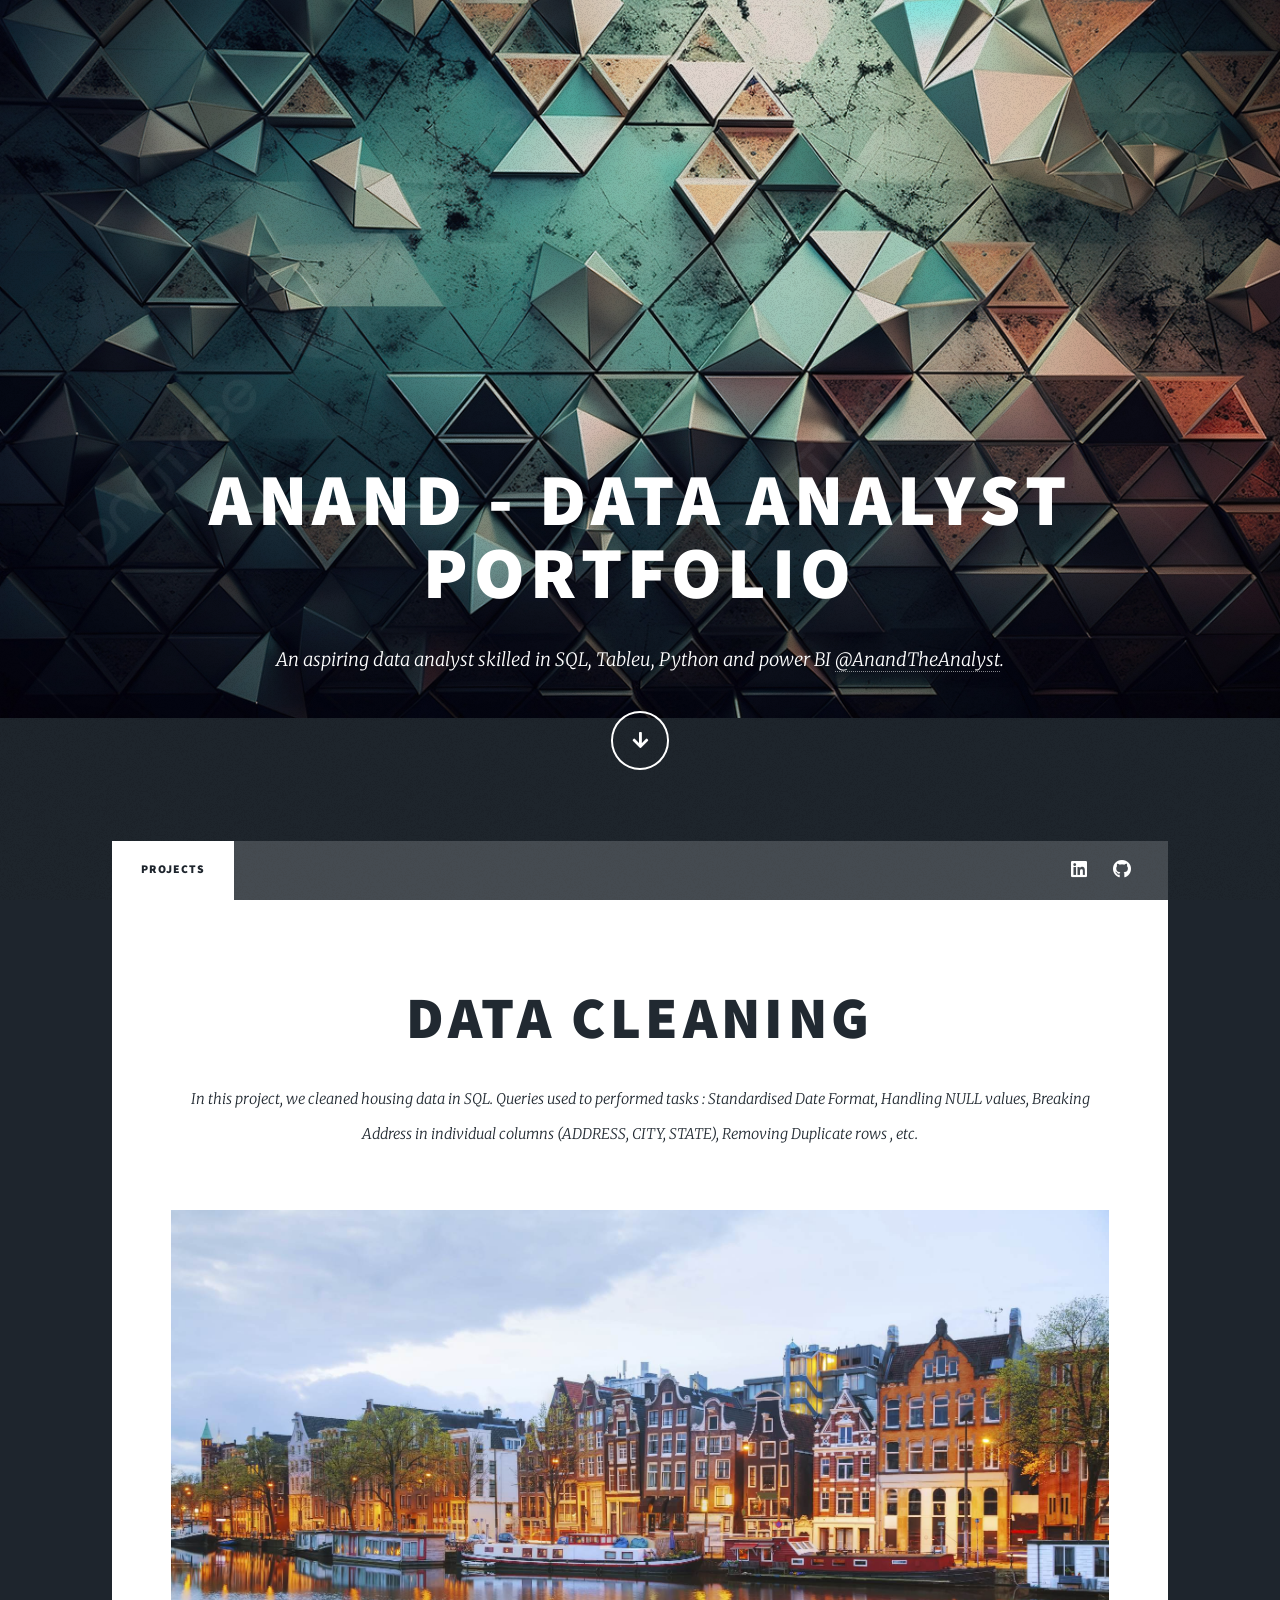
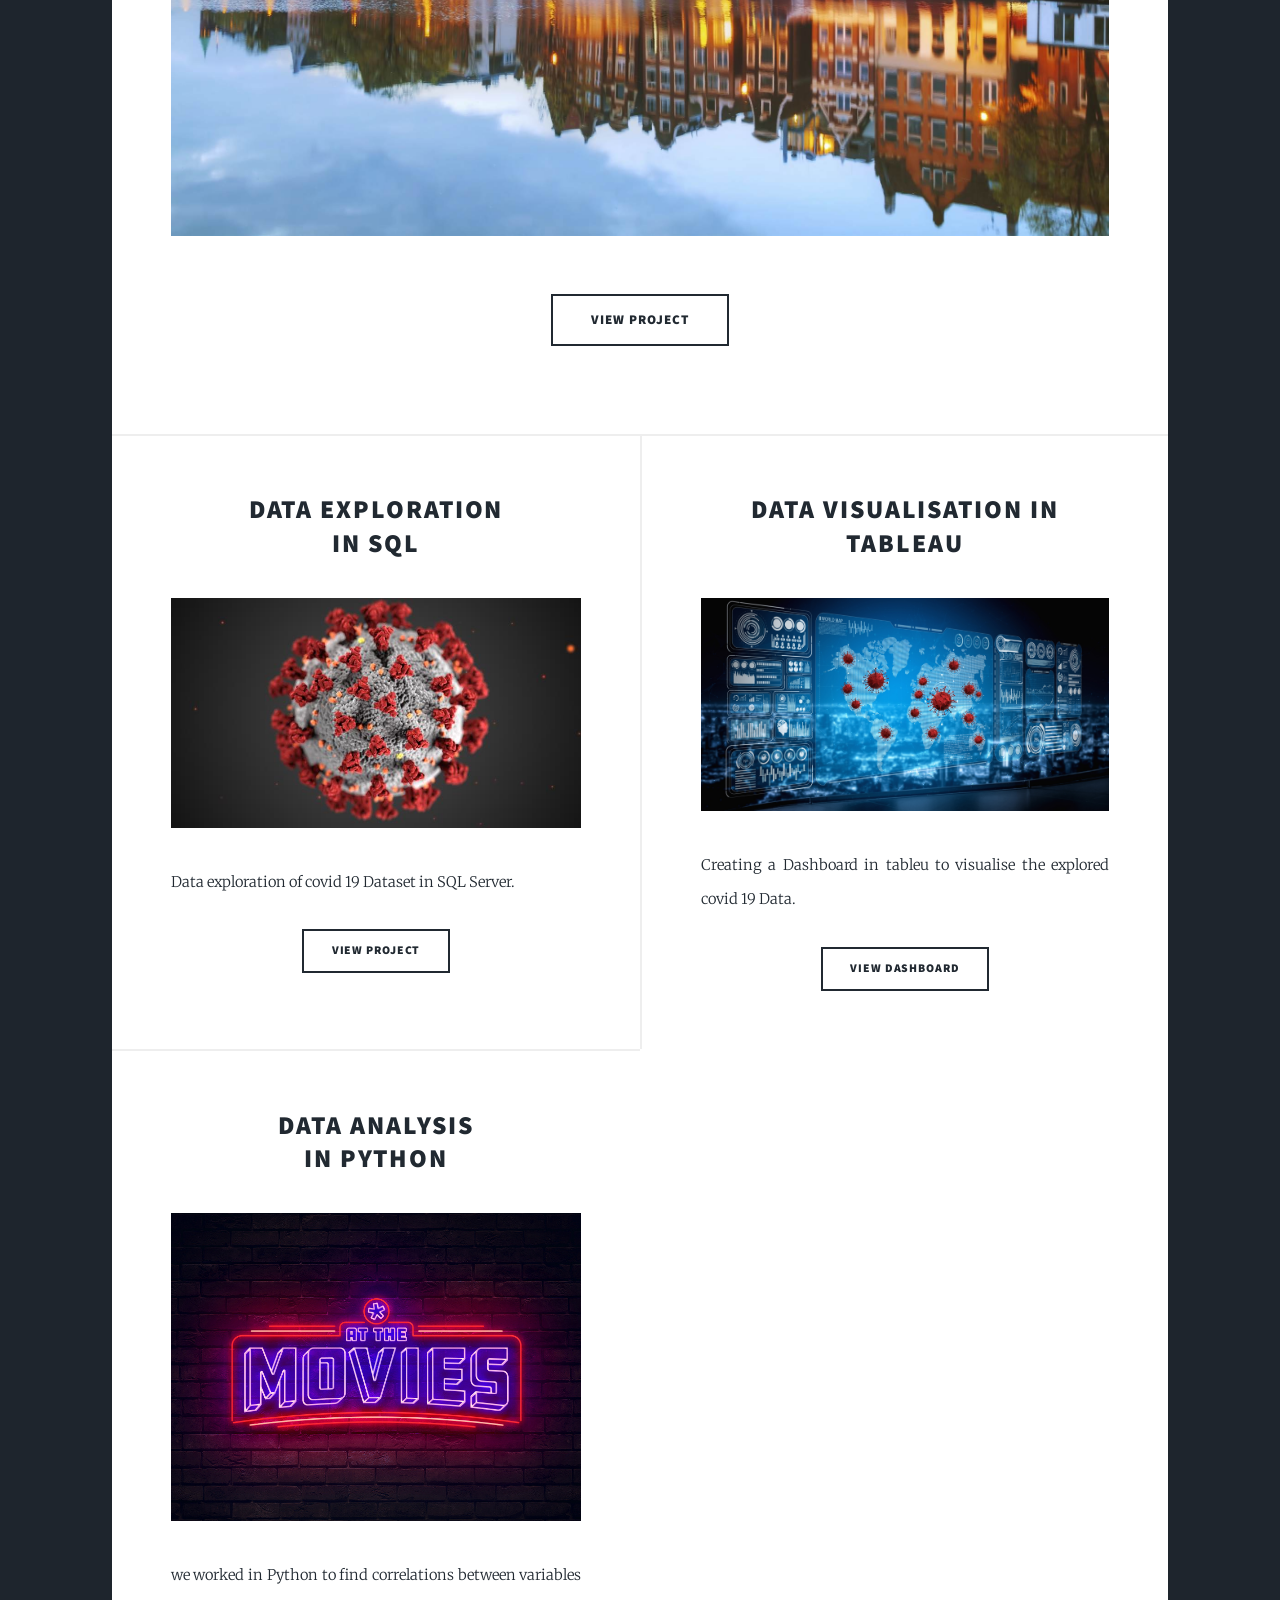
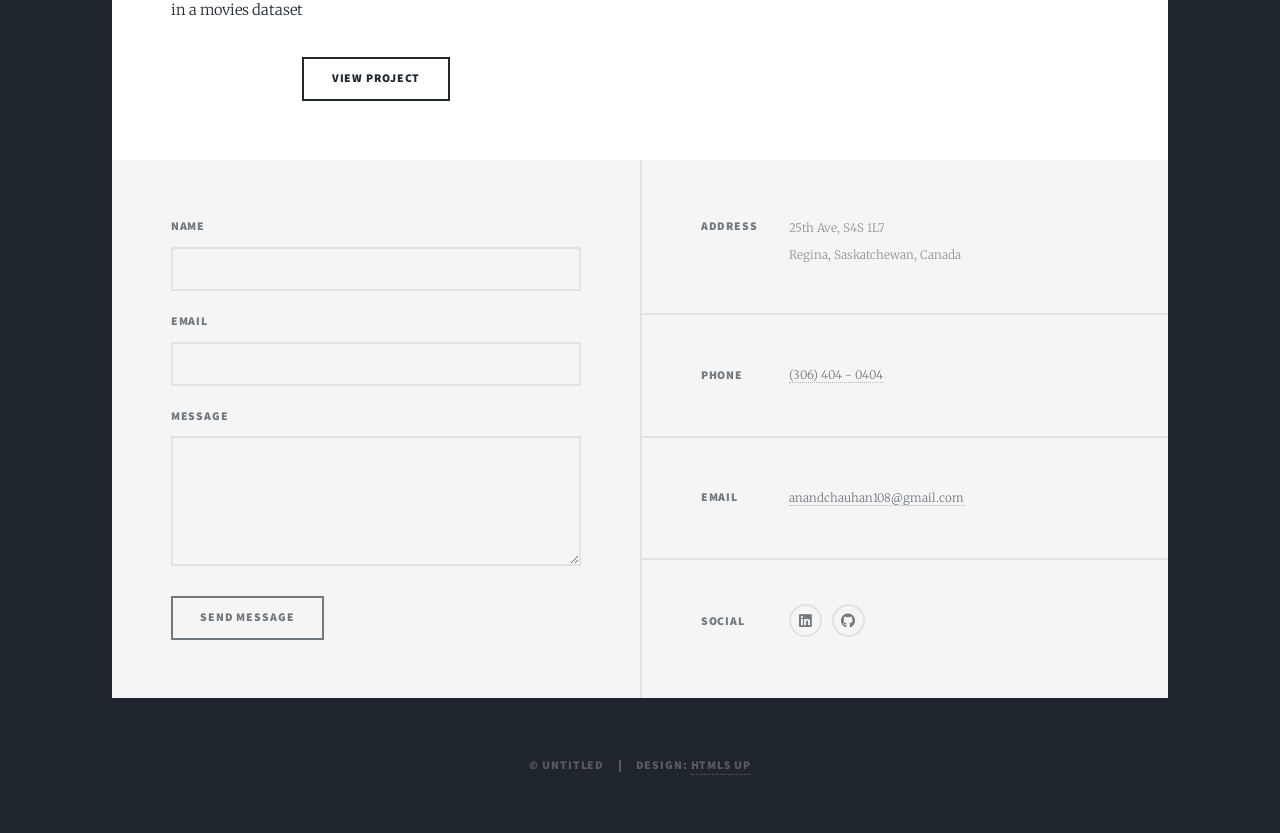
<file: index.html>
<!DOCTYPE HTML>
<!--
	Massively by HTML5 UP
	html5up.net | @ajlkn
	Free for personal and commercial use under the CCA 3.0 license (html5up.net/license)
-->
<html>
	<head>
		<title>Anand - Data Analyst Portfolio</title>
		<meta charset="utf-8" />
		<meta name="viewport" content="width=device-width, initial-scale=1, user-scalable=no" />
		<link rel="stylesheet" href="assets/css/main.css" />
		<noscript><link rel="stylesheet" href="assets/css/noscript.css" /></noscript>
	</head>
	<body class="is-preload">

		<!-- Wrapper -->
			<div id="wrapper" class="fade-in">

				<!-- Intro -->
					<div id="intro">
						<h1>Anand - DAta Analyst  Portfolio<br />
						</h1>
						<p>An aspiring data analyst skilled in SQL, Tableu, Python and power BI <a href="https://html5up.net/license">@AnandTheAnalyst</a>.</p> <!--change href website to project website link.-->
						<ul class="actions">
							<li><a href="#header" class="button icon solid solo fa-arrow-down scrolly">Continue</a></li>
						</ul>
					</div>

				<!-- Header -->
					<header id="header">
						<a href="index.html" class="logo">Anand the analyst</a>
					</header>

				<!-- Nav -->
					<nav id="nav">
						<ul class="links">
							<li class="active"><a href="index.html">Projects</a></li>
							
						</ul>
						<ul class="icons">
							<li><a href="https://www.linkedin.com/in/anand-chauhan-8b5030123/" class="icon brands alt fa-linkedin"><span class="label">linkedin</span></a></li>
							<li><a href="https://github.com/anandchauhan108" class="icon brands alt fa-github"><span class="label">GitHub</span></a></li>
						</ul>
					</nav>

				<!-- Main -->
					<div id="main">

						<!-- Featured Post -->
							<article class="post featured">
								<header class="major">
									<!--<span class="date">Jan06 , 2024</span>-->
									<h2><a href="https://github.com/anandchauhan108/PortfolioProjectsSQL/blob/SQL-Projects/HousingDataCleaning.sql">Data cleaning<br />
									</a></h2>
									<p>In this project, we cleaned housing data in SQL. Queries used to performed tasks : Standardised Date Format, Handling NULL values, Breaking Address in individual columns (ADDRESS, CITY, STATE), Removing Duplicate rows , etc.</p>
								</header>
								<a href="https://github.com/anandchauhan108/PortfolioProjectsSQL/blob/SQL-Projects/HousingDataCleaning.sql" class="image main"><img src="images/HousingDataImage.jpeg" alt="" /></a>
								<ul class="actions special">
									<li><a href="https://github.com/anandchauhan108/PortfolioProjectsSQL/blob/SQL-Projects/HousingDataCleaning.sql" class="button large">View Project</a></li> <!-- put github project link in this href-->
								</ul>
							</article>

						<!-- Posts -->
							<section class="posts">
								<article>
									<header>
										<!--<span class="date">April 24, 2017</span>-->
										<h2><a href="https://github.com/anandchauhan108/PortfolioProjectsSQL">Data exploration<br />
										in SQL</a></h2>
									</header>
									<a href="https://github.com/anandchauhan108/PortfolioProjectsSQL" class="image fit"><img src="images/covidicon.jpeg" alt="" /></a>
									<p>Data exploration of covid 19 Dataset in SQL Server.</p>
									<ul class="actions special">
										<li><a href="https://github.com/anandchauhan108/PortfolioProjectsSQL" class="button">View Project</a></li>
									</ul>
								</article>
								<article>
									<header>
										
										<h2><a href="https://public.tableau.com/app/profile/anand.chauhan/viz/CovidDeathAnalysis_17052687522850/CovidDeathsAnalysis">Data Visualisation in Tableau<br />
										</a></h2>
									</header>
									<a href="https://public.tableau.com/app/profile/anand.chauhan/viz/CovidDeathAnalysis_17052687522850/CovidDeathsAnalysis" class="image fit"><img src="images/coronaTableu.jpeg" alt="" /></a>
									<p>Creating a Dashboard in tableu to visualise the explored covid 19 Data.</p>
									<ul class="actions special">
										<li><a href="https://public.tableau.com/app/profile/anand.chauhan/viz/CovidDeathAnalysis_17052687522850/CovidDeathsAnalysis" class="button">View Dashboard</a></li>
									</ul>
								</article>
								<article>
									<header>
										<h2><a href="https://github.com/anandchauhan108/PortfolioProjectsSQL/blob/main/PythonProject-MovieCorrelation.ipynb">Data Analysis<br />
										in Python</a></h2>
									</header>
									<a href="https://github.com/anandchauhan108/PortfolioProjectsSQL/blob/main/PythonProject-MovieCorrelation.ipynb" class="image fit"><img src="images/movie.jpeg" alt="" /></a>
									<p>we worked in Python to find correlations between variables in a movies dataset</p>
									<ul class="actions special">
										<li><a href="https://github.com/anandchauhan108/PortfolioProjectsSQL/blob/main/PythonProject-MovieCorrelation.ipynb" class="button">View Project</a></li>
									</ul>
								</article>
								<!--<article>
									<header>
										<span class="date">April 14, 2017</span>
										<h2><a href="#">Tempus sed<br />
										nulla imperdiet</a></h2>
									</header>
									<a href="#" class="image fit"><img src="images/pic05.jpg" alt="" /></a>
									<p>Donec eget ex magna. Interdum et malesuada fames ac ante ipsum primis in faucibus. Pellentesque venenatis dolor imperdiet dolor mattis sagittis magna etiam.</p>
									<ul class="actions special">
										<li><a href="#" class="button">Full Story</a></li>
									</ul>
								</article>
								<article>
									<header>
										<span class="date">April 11, 2017</span>
										<h2><a href="#">Odio magna<br />
										sed consectetur</a></h2>
									</header>
									<a href="#" class="image fit"><img src="images/pic06.jpg" alt="" /></a>
									<p>Donec eget ex magna. Interdum et malesuada fames ac ante ipsum primis in faucibus. Pellentesque venenatis dolor imperdiet dolor mattis sagittis magna etiam.</p>
									<ul class="actions special">
										<li><a href="#" class="button">Full Story</a></li>
									</ul>
								</article>
								<article>
									<header>
										<span class="date">April 7, 2017</span>
										<h2><a href="#">Augue lorem<br />
										primis vestibulum</a></h2>
									</header>
									<a href="#" class="image fit"><img src="images/pic07.jpg" alt="" /></a>
									<p>Donec eget ex magna. Interdum et malesuada fames ac ante ipsum primis in faucibus. Pellentesque venenatis dolor imperdiet dolor mattis sagittis magna etiam.</p>
									<ul class="actions special">
										<li><a href="#" class="button">Full Story</a></li>
									</ul>
								</article>
							</section>

						<!-- Footer -->
							<footer>
								<div class="pagination">
									<!--<a href="#" class="previous">Prev</a>
									<a href="#" class="page active">1</a>
									<a href="#" class="page">2</a>
									<a href="#" class="page">3</a>
									<span class="extra">&hellip;</span>
									<a href="#" class="page">8</a>
									<a href="#" class="page">9</a>
									<a href="#" class="page">10</a>
									<a href="#" class="next">Next</a>-->
								</div>
							</footer>

					</div>

				<!-- Footer -->
					<footer id="footer">
						<section>
							<form method="post" action="mailto : anandchauhan108@gmail.com">
								<div class="fields">
									<div class="field">
										<label for="name">Name</label>
										<input type="text" name="name" id="name" />
									</div>
									<div class="field">
										<label for="email">Email</label>
										<input type="text" name="email" id="email" />
									</div>
									<div class="field">
										<label for="message">Message</label>
										<textarea name="message" id="message" rows="3"></textarea>
									</div>
								</div>
								<ul class="actions">
									<li><input type="submit" value="Send Message" /></li>
								</ul>
							</form>
						</section>
						<section class="split contact">
							<section class="alt">
								<h3>Address</h3>
								<p> 25th Ave, S4S 1L7<br />
								Regina, Saskatchewan, Canada</p>
							</section>
							<section>
								<h3>Phone</h3>
								<p><a href="#">(306) 404 - 0404</a></p>
							</section>
							<section>
								<h3>Email</h3>
								<p><a href="#">anandchauhan108@gmail.com</a></p>
							</section>
							<section>
								<h3>Social</h3>
								<ul class="icons alt">
									
									<li><a href="https://www.linkedin.com/in/anand-chauhan-8b5030123/" class="icon brands alt fa-linkedin"><span class="label">linkedin</span></a></li>
									<li><a href="https://github.com/anandchauhan108" class="icon brands alt fa-github"><span class="label">GitHub</span></a></li>
								</ul>
							</section>
						</section>
					</footer>

				<!-- Copyright -->
					<div id="copyright">
						<ul><li>&copy; Untitled</li><li>Design: <a href="https://html5up.net">HTML5 UP</a></li></ul>
					</div>

			</div>

		<!-- Scripts -->
			<script src="assets/js/jquery.min.js"></script>
			<script src="assets/js/jquery.scrollex.min.js"></script>
			<script src="assets/js/jquery.scrolly.min.js"></script>
			<script src="assets/js/browser.min.js"></script>
			<script src="assets/js/breakpoints.min.js"></script>
			<script src="assets/js/util.js"></script>
			<script src="assets/js/main.js"></script>

	</body>
</html>
</file>
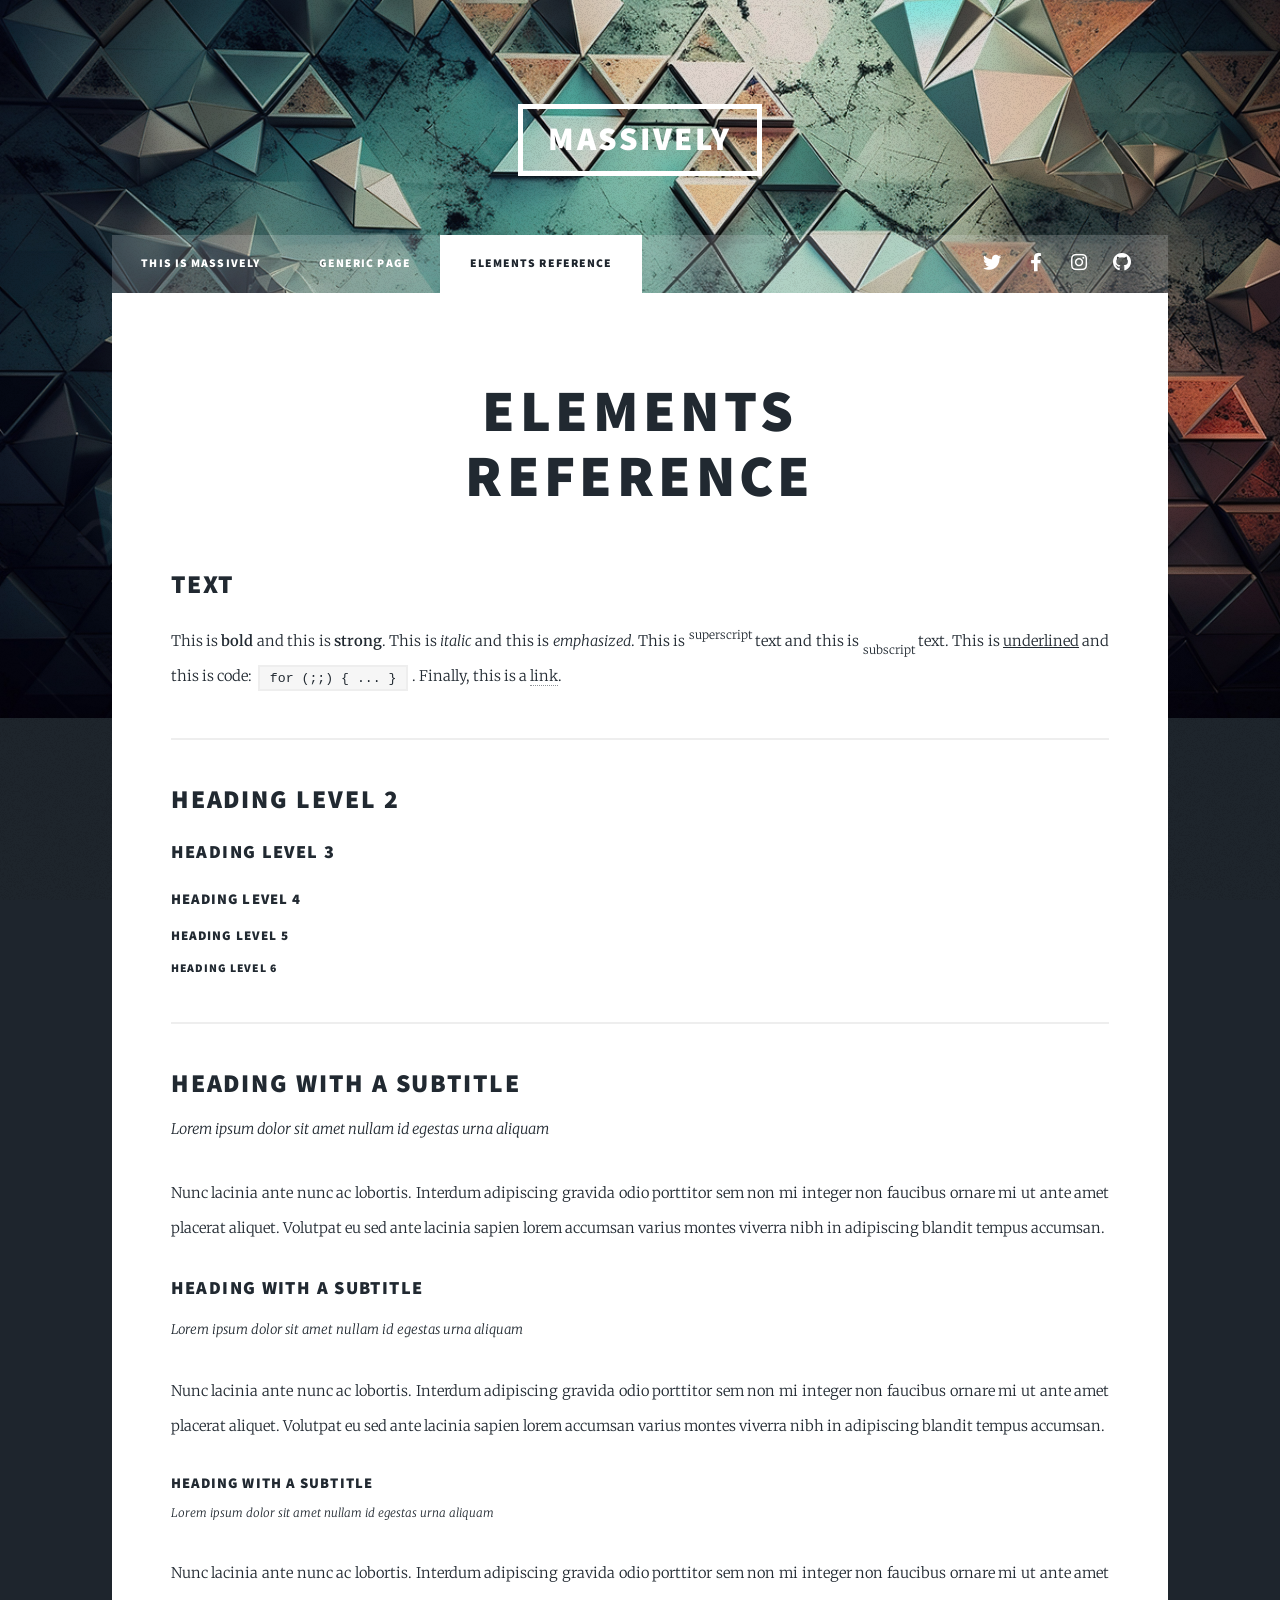
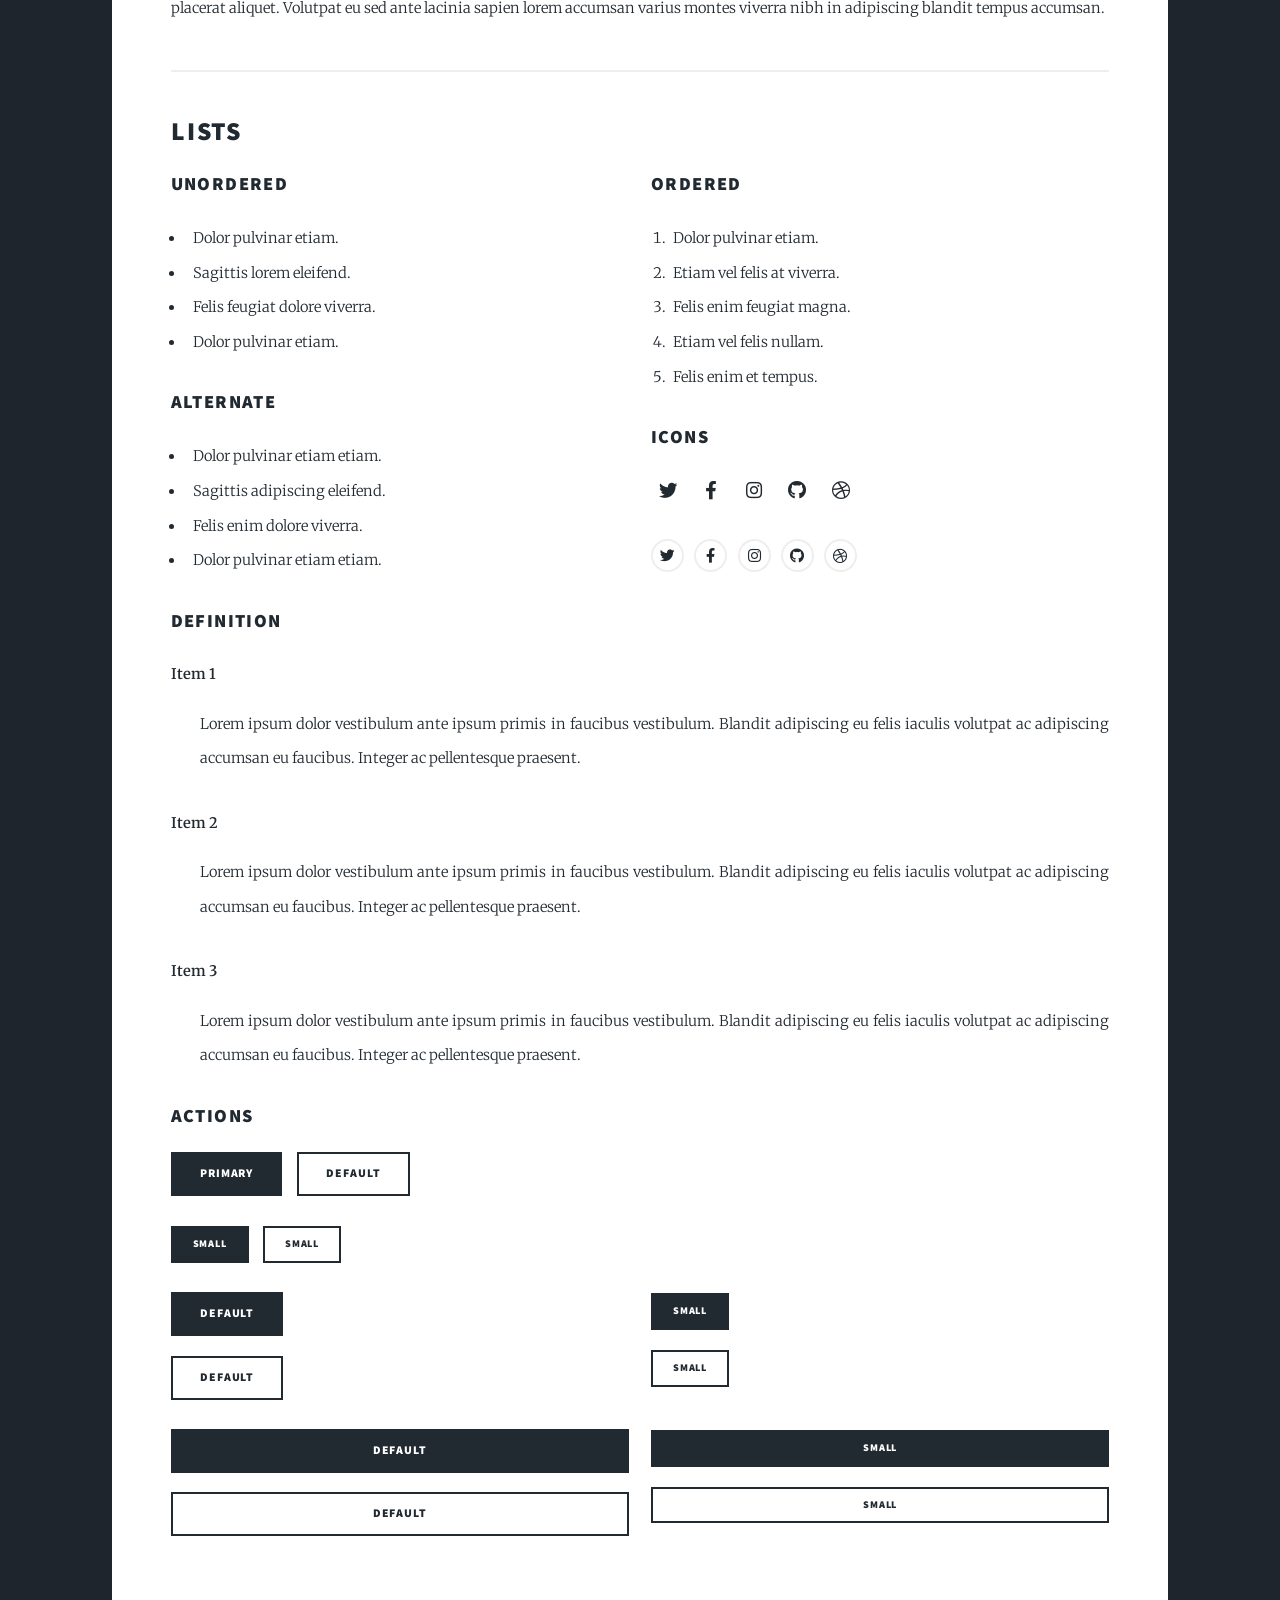
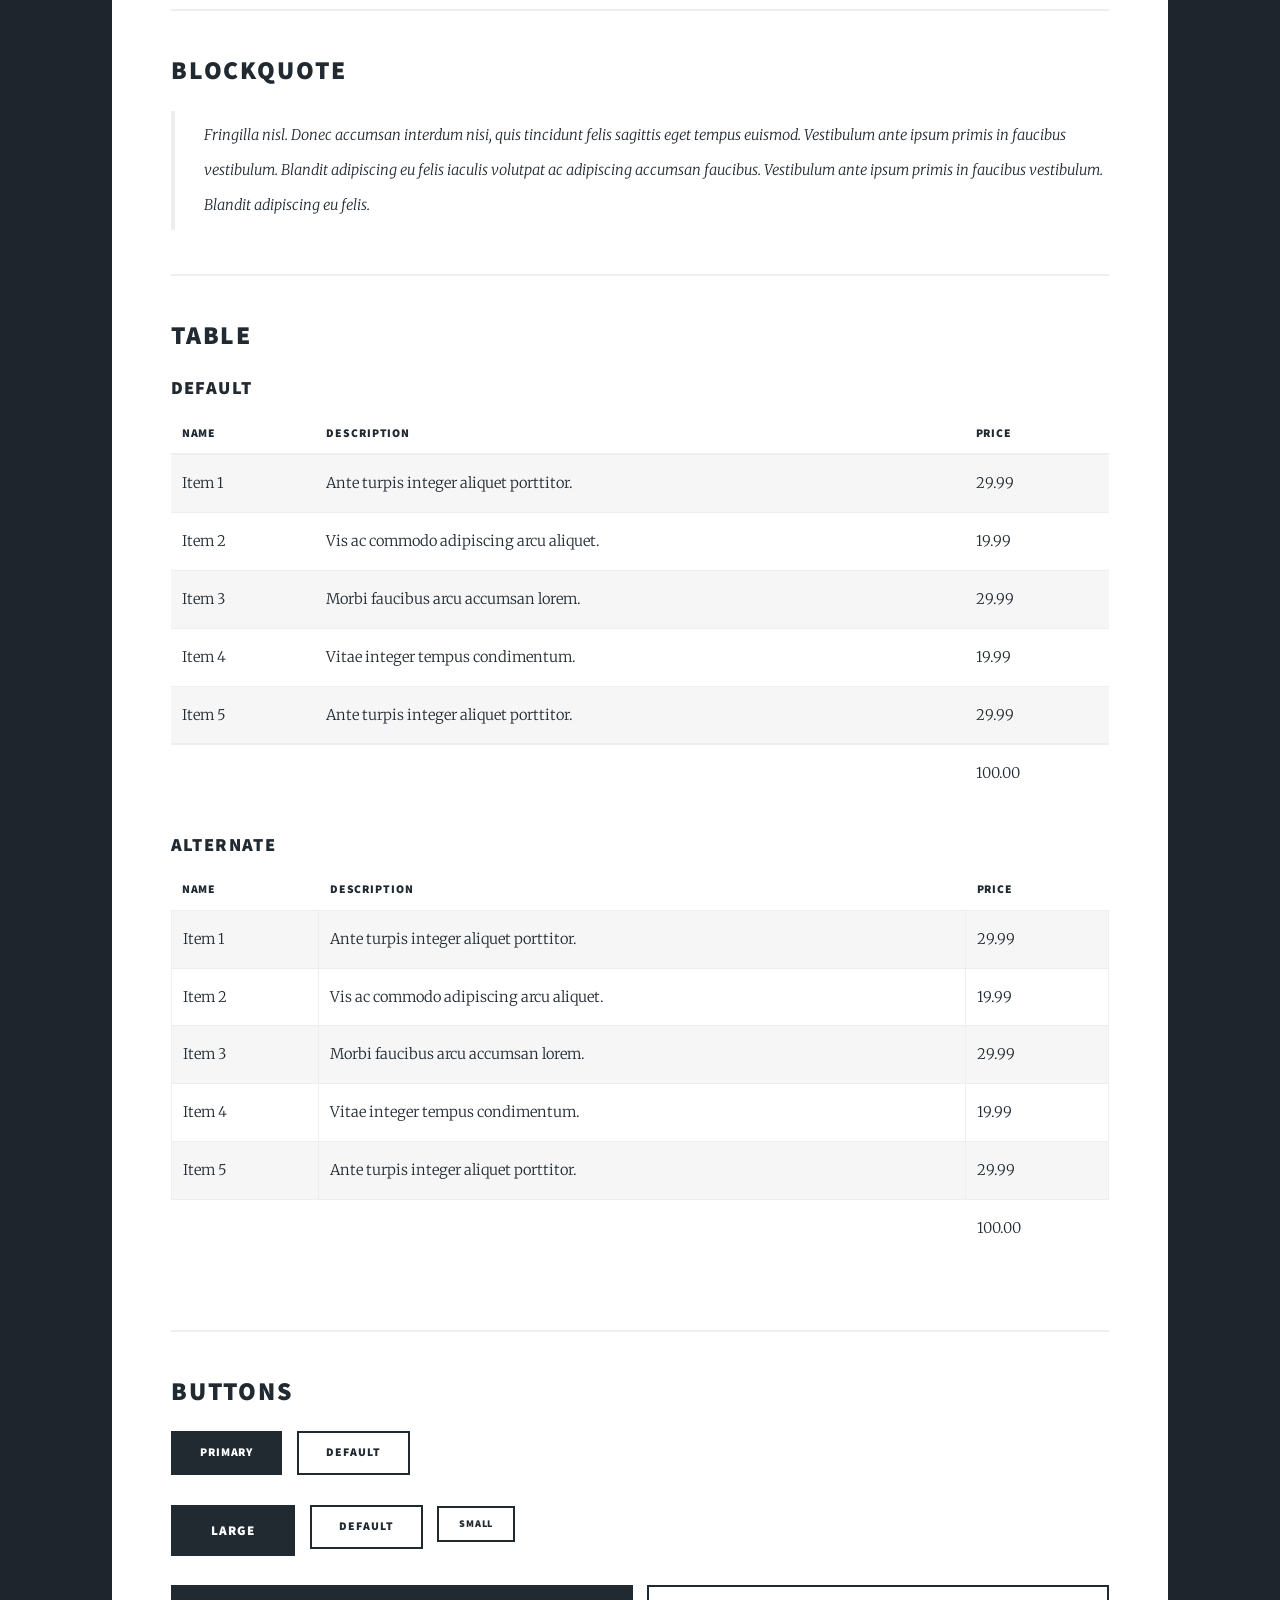
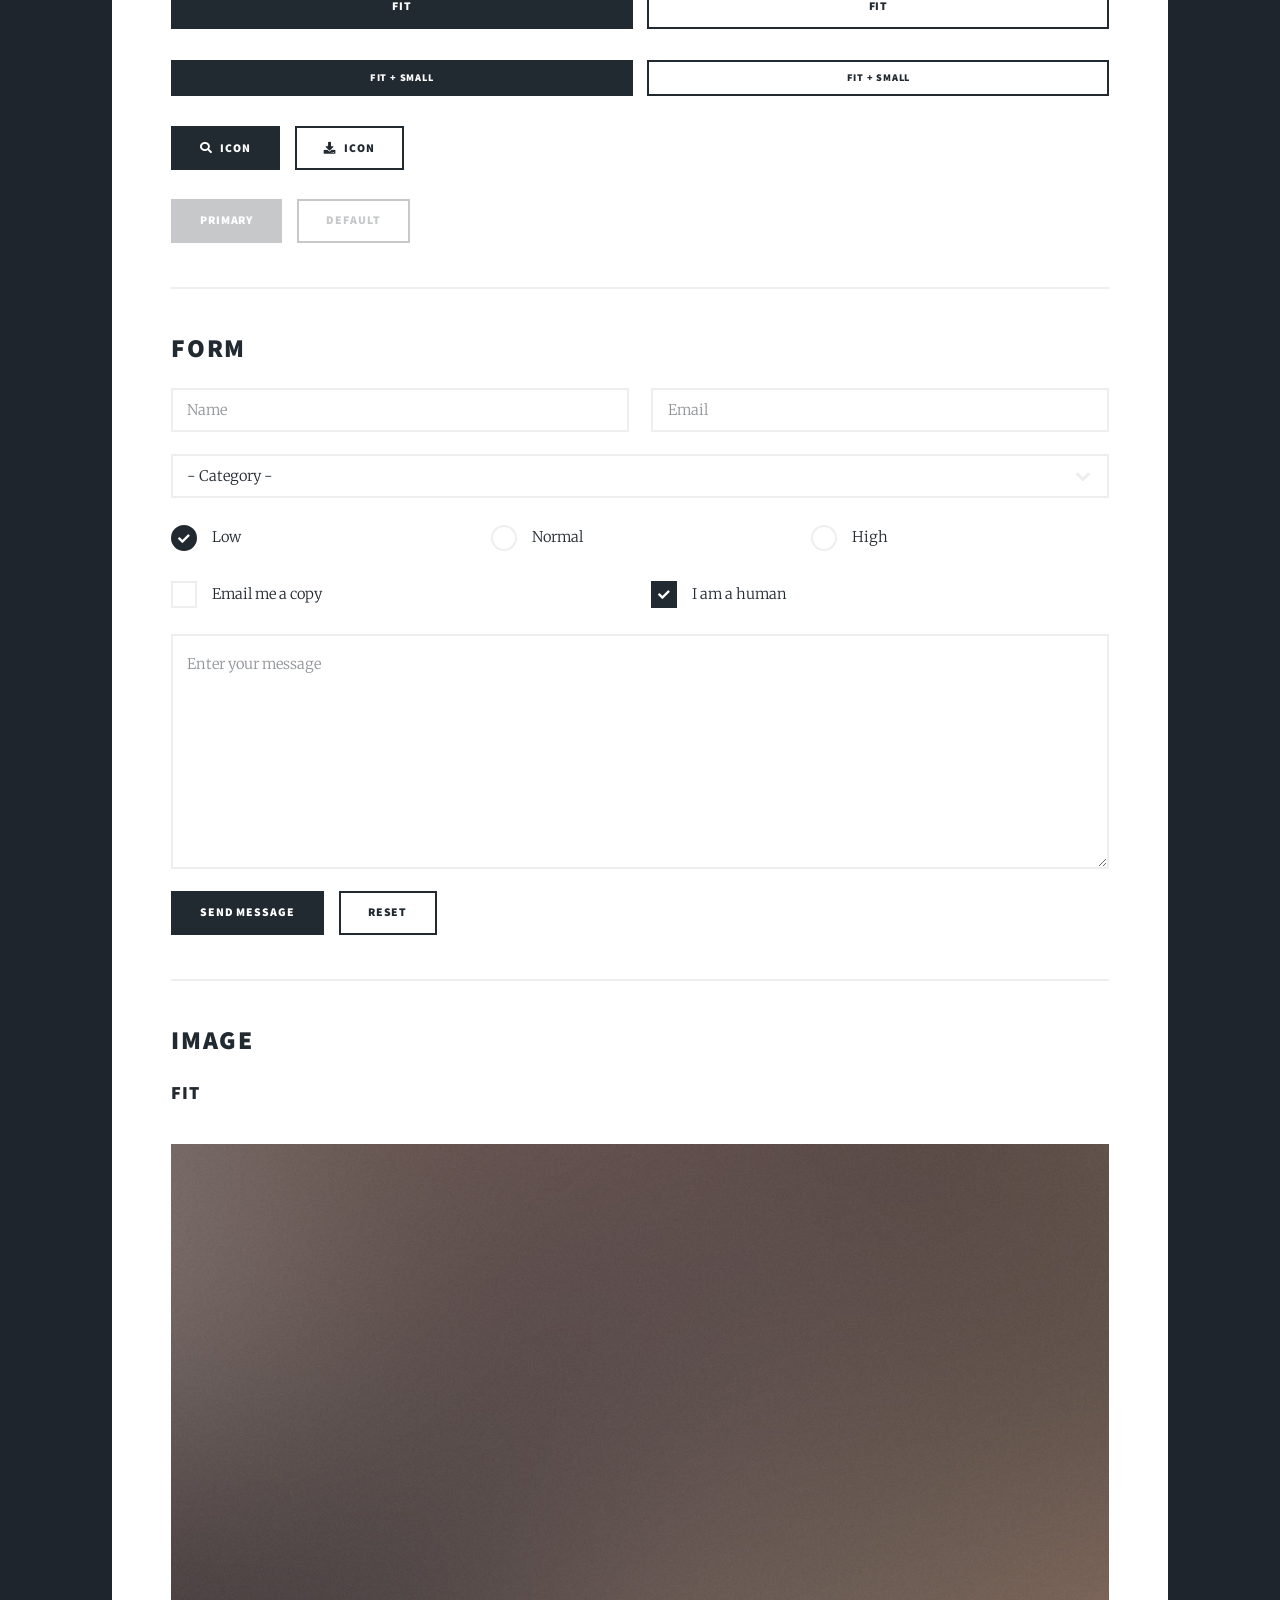
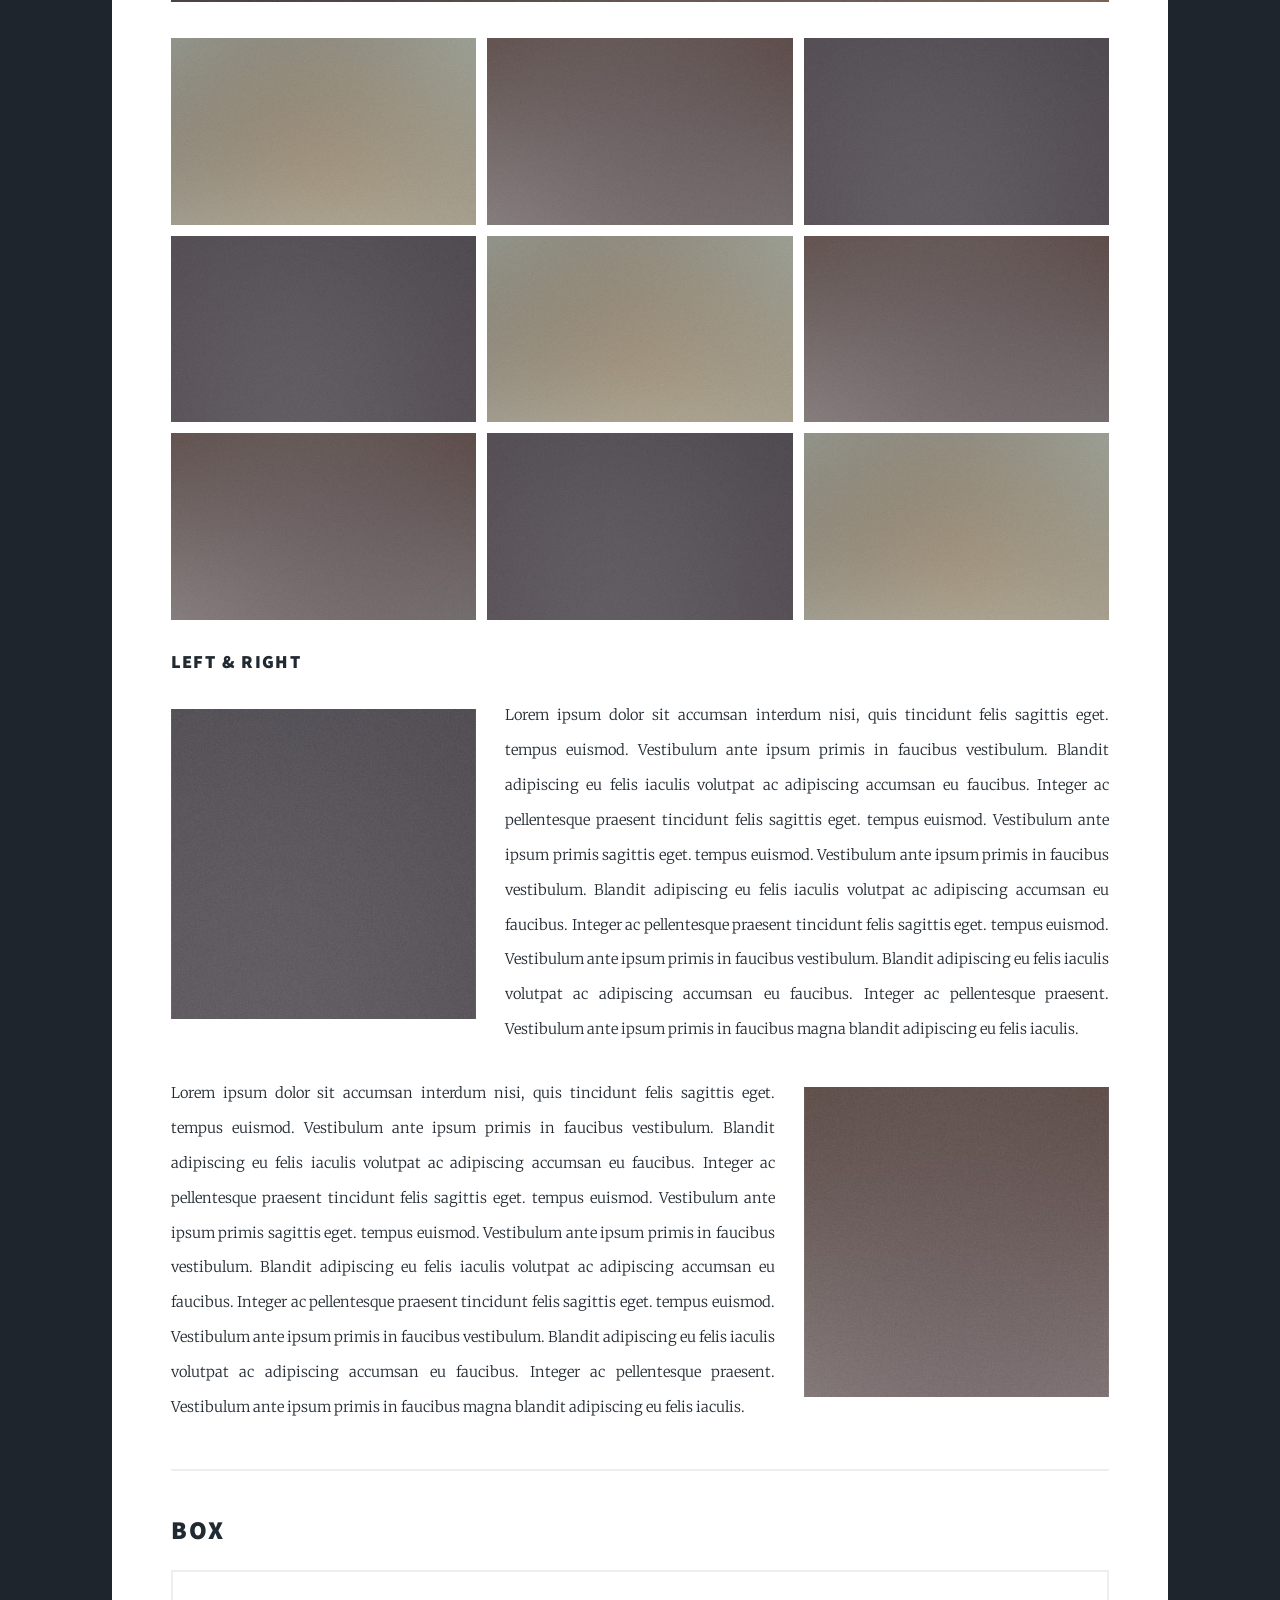
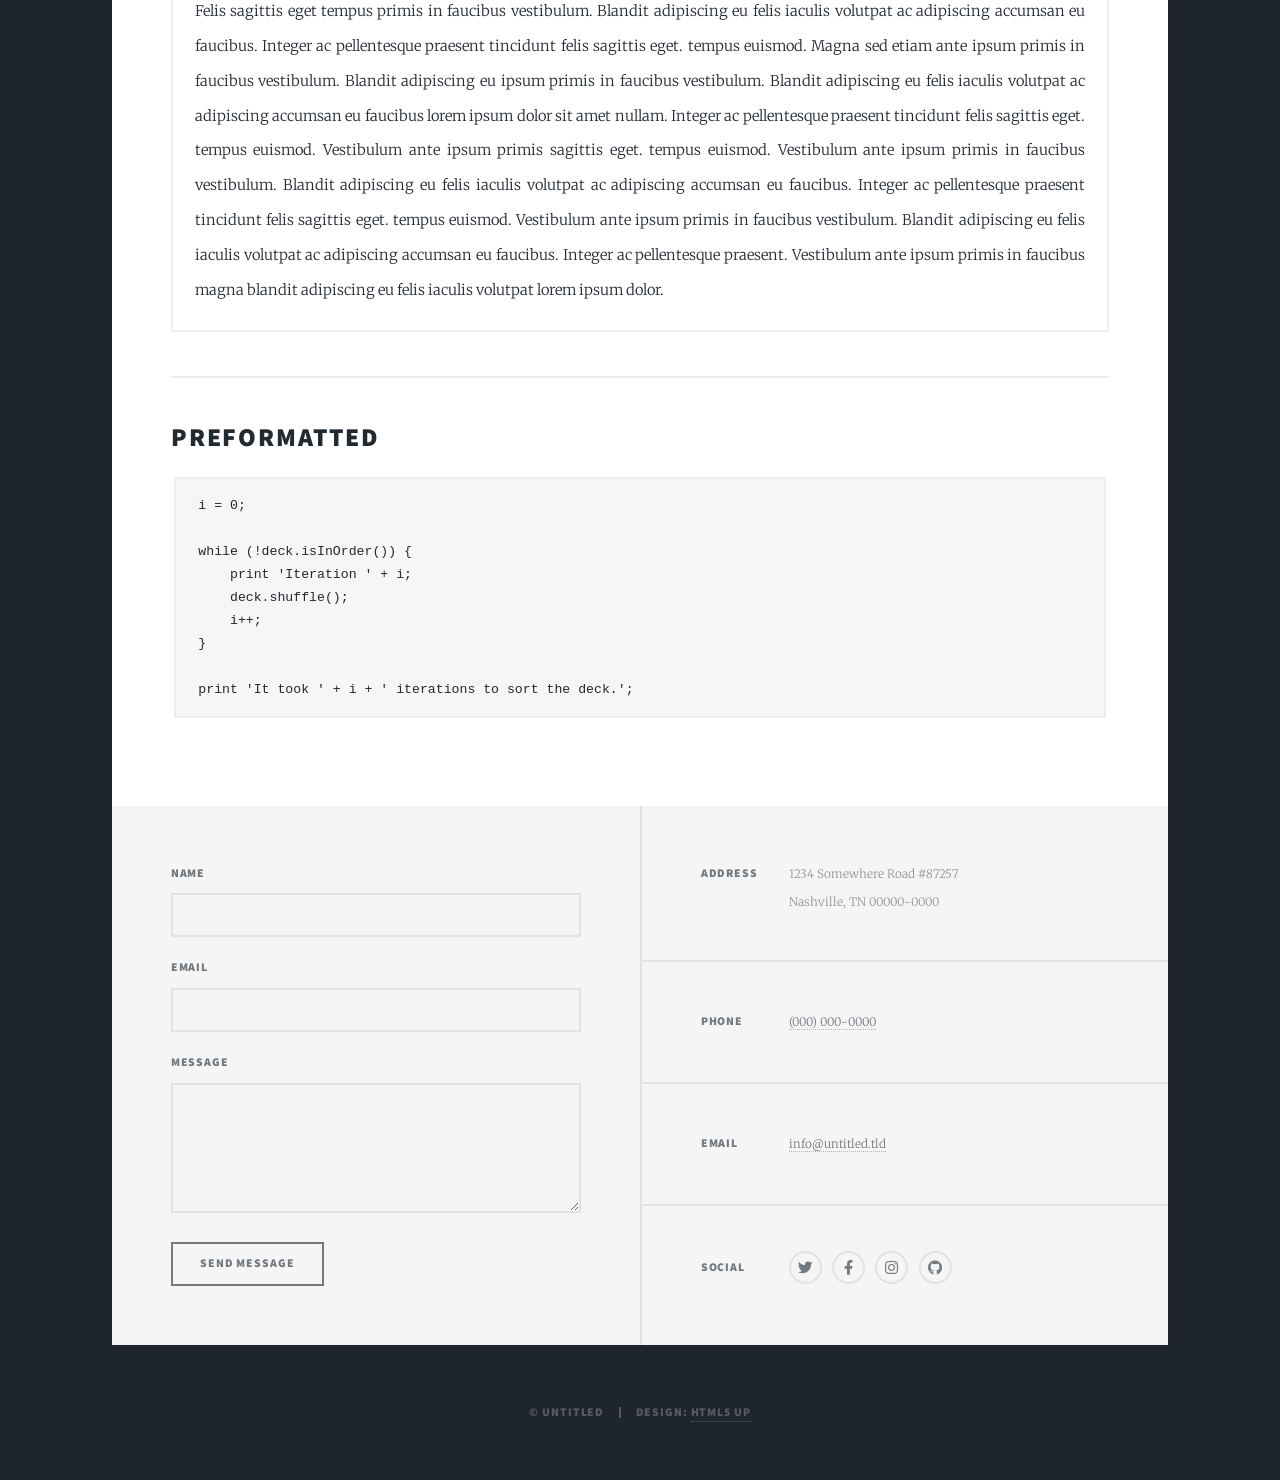
<file: elements.html>
<!DOCTYPE HTML>
<!--
	Massively by HTML5 UP
	html5up.net | @ajlkn
	Free for personal and commercial use under the CCA 3.0 license (html5up.net/license)
-->
<html>
	<head>
		<title>Elements Reference - Massively by HTML5 UP</title>
		<meta charset="utf-8" />
		<meta name="viewport" content="width=device-width, initial-scale=1, user-scalable=no" />
		<link rel="stylesheet" href="assets/css/main.css" />
		<noscript><link rel="stylesheet" href="assets/css/noscript.css" /></noscript>
	</head>
	<body class="is-preload">

		<!-- Wrapper -->
			<div id="wrapper">

				<!-- Header -->
					<header id="header">
						<a href="index.html" class="logo">Massively</a>
					</header>

				<!-- Nav -->
					<nav id="nav">
						<ul class="links">
							<li><a href="index.html">This is Massively</a></li>
							<li><a href="generic.html">Generic Page</a></li>
							<li class="active"><a href="elements.html">Elements Reference</a></li>
						</ul>
						<ul class="icons">
							<li><a href="#" class="icon brands fa-twitter"><span class="label">Twitter</span></a></li>
							<li><a href="#" class="icon brands fa-facebook-f"><span class="label">Facebook</span></a></li>
							<li><a href="#" class="icon brands fa-instagram"><span class="label">Instagram</span></a></li>
							<li><a href="#" class="icon brands fa-github"><span class="label">GitHub</span></a></li>
						</ul>
					</nav>

				<!-- Main -->
					<div id="main">

						<!-- Post -->
							<section class="post">
								<header class="major">
									<h1>Elements<br />
									Reference</h1>
								</header>

								<!-- Text stuff -->
									<h2>Text</h2>
									<p>This is <b>bold</b> and this is <strong>strong</strong>. This is <i>italic</i> and this is <em>emphasized</em>.
									This is <sup>superscript</sup> text and this is <sub>subscript</sub> text.
									This is <u>underlined</u> and this is code: <code>for (;;) { ... }</code>.
									Finally, this is a <a href="#">link</a>.</p>
									<hr />
									<h2>Heading Level 2</h2>
									<h3>Heading Level 3</h3>
									<h4>Heading Level 4</h4>
									<h5>Heading Level 5</h5>
									<h6>Heading Level 6</h6>
									<hr />
									<header>
										<h2>Heading with a Subtitle</h2>
										<p>Lorem ipsum dolor sit amet nullam id egestas urna aliquam</p>
									</header>
									<p>Nunc lacinia ante nunc ac lobortis. Interdum adipiscing gravida odio porttitor sem non mi integer non faucibus ornare mi ut ante amet placerat aliquet. Volutpat eu sed ante lacinia sapien lorem accumsan varius montes viverra nibh in adipiscing blandit tempus accumsan.</p>
									<header>
										<h3>Heading with a Subtitle</h3>
										<p>Lorem ipsum dolor sit amet nullam id egestas urna aliquam</p>
									</header>
									<p>Nunc lacinia ante nunc ac lobortis. Interdum adipiscing gravida odio porttitor sem non mi integer non faucibus ornare mi ut ante amet placerat aliquet. Volutpat eu sed ante lacinia sapien lorem accumsan varius montes viverra nibh in adipiscing blandit tempus accumsan.</p>
									<header>
										<h4>Heading with a Subtitle</h4>
										<p>Lorem ipsum dolor sit amet nullam id egestas urna aliquam</p>
									</header>
									<p>Nunc lacinia ante nunc ac lobortis. Interdum adipiscing gravida odio porttitor sem non mi integer non faucibus ornare mi ut ante amet placerat aliquet. Volutpat eu sed ante lacinia sapien lorem accumsan varius montes viverra nibh in adipiscing blandit tempus accumsan.</p>

									<hr />

								<!-- Lists -->
									<h2>Lists</h2>
									<div class="row">
										<div class="col-6 col-12-small">

											<h3>Unordered</h3>
											<ul>
												<li>Dolor pulvinar etiam.</li>
												<li>Sagittis lorem eleifend.</li>
												<li>Felis feugiat dolore viverra.</li>
												<li>Dolor pulvinar etiam.</li>
											</ul>

											<h3>Alternate</h3>
											<ul class="alt">
												<li>Dolor pulvinar etiam etiam.</li>
												<li>Sagittis adipiscing eleifend.</li>
												<li>Felis enim dolore viverra.</li>
												<li>Dolor pulvinar etiam etiam.</li>
											</ul>

										</div>
										<div class="col-6 col-12-small">

											<h3>Ordered</h3>
											<ol>
												<li>Dolor pulvinar etiam.</li>
												<li>Etiam vel felis at viverra.</li>
												<li>Felis enim feugiat magna.</li>
												<li>Etiam vel felis nullam.</li>
												<li>Felis enim et tempus.</li>
											</ol>

											<h3>Icons</h3>
											<ul class="icons">
												<li><a href="#" class="icon brands fa-twitter"><span class="label">Twitter</span></a></li>
												<li><a href="#" class="icon brands fa-facebook-f"><span class="label">Facebook</span></a></li>
												<li><a href="#" class="icon brands fa-instagram"><span class="label">Instagram</span></a></li>
												<li><a href="#" class="icon brands fa-github"><span class="label">Github</span></a></li>
												<li><a href="#" class="icon brands fa-dribbble"><span class="label">Dribbble</span></a></li>
											</ul>
											<ul class="icons alt">
												<li><a href="#" class="icon brands alt fa-twitter"><span class="label">Twitter</span></a></li>
												<li><a href="#" class="icon brands alt fa-facebook-f"><span class="label">Facebook</span></a></li>
												<li><a href="#" class="icon brands alt fa-instagram"><span class="label">Instagram</span></a></li>
												<li><a href="#" class="icon brands alt fa-github"><span class="label">Github</span></a></li>
												<li><a href="#" class="icon brands alt fa-dribbble"><span class="label">Dribbble</span></a></li>
											</ul>

										</div>
									</div>
									<h3>Definition</h3>
									<dl>
										<dt>Item 1</dt>
										<dd>
											<p>Lorem ipsum dolor vestibulum ante ipsum primis in faucibus vestibulum. Blandit adipiscing eu felis iaculis volutpat ac adipiscing accumsan eu faucibus. Integer ac pellentesque praesent.</p>
										</dd>
										<dt>Item 2</dt>
										<dd>
											<p>Lorem ipsum dolor vestibulum ante ipsum primis in faucibus vestibulum. Blandit adipiscing eu felis iaculis volutpat ac adipiscing accumsan eu faucibus. Integer ac pellentesque praesent.</p>
										</dd>
										<dt>Item 3</dt>
										<dd>
											<p>Lorem ipsum dolor vestibulum ante ipsum primis in faucibus vestibulum. Blandit adipiscing eu felis iaculis volutpat ac adipiscing accumsan eu faucibus. Integer ac pellentesque praesent.</p>
										</dd>
									</dl>

									<h3>Actions</h3>
									<ul class="actions">
										<li><a href="#" class="button primary">Primary</a></li>
										<li><a href="#" class="button">Default</a></li>
									</ul>
									<ul class="actions small">
										<li><a href="#" class="button primary small">Small</a></li>
										<li><a href="#" class="button small">Small</a></li>
									</ul>
									<div class="row">
										<div class="col-6 col-12-small">
											<ul class="actions stacked">
												<li><a href="#" class="button primary">Default</a></li>
												<li><a href="#" class="button">Default</a></li>
											</ul>
										</div>
										<div class="col-6 col-12-small">
											<ul class="actions stacked">
												<li><a href="#" class="button primary small">Small</a></li>
												<li><a href="#" class="button small">Small</a></li>
											</ul>
										</div>
									</div>
									<div class="row">
										<div class="col-6 col-12-small">
											<ul class="actions stacked">
												<li><a href="#" class="button primary fit">Default</a></li>
												<li><a href="#" class="button fit">Default</a></li>
											</ul>
										</div>
										<div class="col-6 col-12-small">
											<ul class="actions stacked">
												<li><a href="#" class="button primary small fit">Small</a></li>
												<li><a href="#" class="button small fit">Small</a></li>
											</ul>
										</div>
									</div>

									<hr />

								<!-- Blockquote -->
									<h2>Blockquote</h2>
									<blockquote>Fringilla nisl. Donec accumsan interdum nisi, quis tincidunt felis sagittis eget tempus euismod. Vestibulum ante ipsum primis in faucibus vestibulum. Blandit adipiscing eu felis iaculis volutpat ac adipiscing accumsan faucibus. Vestibulum ante ipsum primis in faucibus vestibulum. Blandit adipiscing eu felis.</blockquote>

									<hr />

								<!-- Table -->
									<h2>Table</h2>

									<h3>Default</h3>
									<div class="table-wrapper">
										<table>
											<thead>
												<tr>
													<th>Name</th>
													<th>Description</th>
													<th>Price</th>
												</tr>
											</thead>
											<tbody>
												<tr>
													<td>Item 1</td>
													<td>Ante turpis integer aliquet porttitor.</td>
													<td>29.99</td>
												</tr>
												<tr>
													<td>Item 2</td>
													<td>Vis ac commodo adipiscing arcu aliquet.</td>
													<td>19.99</td>
												</tr>
												<tr>
													<td>Item 3</td>
													<td> Morbi faucibus arcu accumsan lorem.</td>
													<td>29.99</td>
												</tr>
												<tr>
													<td>Item 4</td>
													<td>Vitae integer tempus condimentum.</td>
													<td>19.99</td>
												</tr>
												<tr>
													<td>Item 5</td>
													<td>Ante turpis integer aliquet porttitor.</td>
													<td>29.99</td>
												</tr>
											</tbody>
											<tfoot>
												<tr>
													<td colspan="2"></td>
													<td>100.00</td>
												</tr>
											</tfoot>
										</table>
									</div>

									<h3>Alternate</h3>
									<div class="table-wrapper">
										<table class="alt">
											<thead>
												<tr>
													<th>Name</th>
													<th>Description</th>
													<th>Price</th>
												</tr>
											</thead>
											<tbody>
												<tr>
													<td>Item 1</td>
													<td>Ante turpis integer aliquet porttitor.</td>
													<td>29.99</td>
												</tr>
												<tr>
													<td>Item 2</td>
													<td>Vis ac commodo adipiscing arcu aliquet.</td>
													<td>19.99</td>
												</tr>
												<tr>
													<td>Item 3</td>
													<td> Morbi faucibus arcu accumsan lorem.</td>
													<td>29.99</td>
												</tr>
												<tr>
													<td>Item 4</td>
													<td>Vitae integer tempus condimentum.</td>
													<td>19.99</td>
												</tr>
												<tr>
													<td>Item 5</td>
													<td>Ante turpis integer aliquet porttitor.</td>
													<td>29.99</td>
												</tr>
											</tbody>
											<tfoot>
												<tr>
													<td colspan="2"></td>
													<td>100.00</td>
												</tr>
											</tfoot>
										</table>
									</div>

									<hr />

								<!-- Buttons -->
									<h2>Buttons</h2>
									<ul class="actions">
										<li><a href="#" class="button primary">Primary</a></li>
										<li><a href="#" class="button">Default</a></li>
									</ul>
									<ul class="actions">
										<li><a href="#" class="button primary large">Large</a></li>
										<li><a href="#" class="button">Default</a></li>
										<li><a href="#" class="button small">Small</a></li>
									</ul>
									<ul class="actions fit">
										<li><a href="#" class="button primary fit">Fit</a></li>
										<li><a href="#" class="button fit">Fit</a></li>
									</ul>
									<ul class="actions fit small">
										<li><a href="#" class="button primary fit small">Fit + Small</a></li>
										<li><a href="#" class="button fit small">Fit + Small</a></li>
									</ul>
									<ul class="actions">
										<li><a href="#" class="button primary icon solid fa-search">Icon</a></li>
										<li><a href="#" class="button icon solid fa-download">Icon</a></li>
									</ul>
									<ul class="actions">
										<li><span class="button primary disabled">Primary</span></li>
										<li><span class="button disabled">Default</span></li>
									</ul>

									<hr />

								<!-- Form -->
									<h2>Form</h2>

									<form method="post" action="#">
										<div class="row gtr-uniform">
											<div class="col-6 col-12-xsmall">
												<input type="text" name="demo-name" id="demo-name" value="" placeholder="Name" />
											</div>
											<div class="col-6 col-12-xsmall">
												<input type="email" name="demo-email" id="demo-email" value="" placeholder="Email" />
											</div>
											<!-- Break -->
											<div class="col-12">
												<select name="demo-category" id="demo-category">
													<option value="">- Category -</option>
													<option value="1">Manufacturing</option>
													<option value="1">Shipping</option>
													<option value="1">Administration</option>
													<option value="1">Human Resources</option>
												</select>
											</div>
											<!-- Break -->
											<div class="col-4 col-12-small">
												<input type="radio" id="demo-priority-low" name="demo-priority" checked>
												<label for="demo-priority-low">Low</label>
											</div>
											<div class="col-4 col-12-small">
												<input type="radio" id="demo-priority-normal" name="demo-priority">
												<label for="demo-priority-normal">Normal</label>
											</div>
											<div class="col-4 col-12-small">
												<input type="radio" id="demo-priority-high" name="demo-priority">
												<label for="demo-priority-high">High</label>
											</div>
											<!-- Break -->
											<div class="col-6 col-12-small">
												<input type="checkbox" id="demo-copy" name="demo-copy">
												<label for="demo-copy">Email me a copy</label>
											</div>
											<div class="col-6 col-12-small">
												<input type="checkbox" id="demo-human" name="demo-human" checked>
												<label for="demo-human">I am a human</label>
											</div>
											<!-- Break -->
											<div class="col-12">
												<textarea name="demo-message" id="demo-message" placeholder="Enter your message" rows="6"></textarea>
											</div>
											<!-- Break -->
											<div class="col-12">
												<ul class="actions">
													<li><input type="submit" value="Send Message" class="primary" /></li>
													<li><input type="reset" value="Reset" /></li>
												</ul>
											</div>
										</div>
									</form>

									<hr />

								<!-- Image -->
									<h2>Image</h2>

									<h3>Fit</h3>
									<span class="image fit"><img src="images/pic01.jpg" alt="" /></span>
									<div class="box alt">
										<div class="row gtr-50 gtr-uniform">
											<div class="col-4"><span class="image fit"><img src="images/pic02.jpg" alt="" /></span></div>
											<div class="col-4"><span class="image fit"><img src="images/pic03.jpg" alt="" /></span></div>
											<div class="col-4"><span class="image fit"><img src="images/pic04.jpg" alt="" /></span></div>
											<!-- Break -->
											<div class="col-4"><span class="image fit"><img src="images/pic04.jpg" alt="" /></span></div>
											<div class="col-4"><span class="image fit"><img src="images/pic02.jpg" alt="" /></span></div>
											<div class="col-4"><span class="image fit"><img src="images/pic03.jpg" alt="" /></span></div>
											<!-- Break -->
											<div class="col-4"><span class="image fit"><img src="images/pic03.jpg" alt="" /></span></div>
											<div class="col-4"><span class="image fit"><img src="images/pic04.jpg" alt="" /></span></div>
											<div class="col-4"><span class="image fit"><img src="images/pic02.jpg" alt="" /></span></div>
										</div>
									</div>

									<h3>Left &amp; Right</h3>
									<p><span class="image left"><img src="images/pic08.jpg" alt="" /></span>Lorem ipsum dolor sit accumsan interdum nisi, quis tincidunt felis sagittis eget. tempus euismod. Vestibulum ante ipsum primis in faucibus vestibulum. Blandit adipiscing eu felis iaculis volutpat ac adipiscing accumsan eu faucibus. Integer ac pellentesque praesent tincidunt felis sagittis eget. tempus euismod. Vestibulum ante ipsum primis sagittis eget. tempus euismod. Vestibulum ante ipsum primis in faucibus vestibulum. Blandit adipiscing eu felis iaculis volutpat ac adipiscing accumsan eu faucibus. Integer ac pellentesque praesent tincidunt felis sagittis eget. tempus euismod. Vestibulum ante ipsum primis in faucibus vestibulum. Blandit adipiscing eu felis iaculis volutpat ac adipiscing accumsan eu faucibus. Integer ac pellentesque praesent. Vestibulum ante ipsum primis in faucibus magna blandit adipiscing eu felis iaculis.</p>
									<p><span class="image right"><img src="images/pic09.jpg" alt="" /></span>Lorem ipsum dolor sit accumsan interdum nisi, quis tincidunt felis sagittis eget. tempus euismod. Vestibulum ante ipsum primis in faucibus vestibulum. Blandit adipiscing eu felis iaculis volutpat ac adipiscing accumsan eu faucibus. Integer ac pellentesque praesent tincidunt felis sagittis eget. tempus euismod. Vestibulum ante ipsum primis sagittis eget. tempus euismod. Vestibulum ante ipsum primis in faucibus vestibulum. Blandit adipiscing eu felis iaculis volutpat ac adipiscing accumsan eu faucibus. Integer ac pellentesque praesent tincidunt felis sagittis eget. tempus euismod. Vestibulum ante ipsum primis in faucibus vestibulum. Blandit adipiscing eu felis iaculis volutpat ac adipiscing accumsan eu faucibus. Integer ac pellentesque praesent. Vestibulum ante ipsum primis in faucibus magna blandit adipiscing eu felis iaculis.</p>

									<hr />

								<!-- Box -->
									<h2>Box</h2>
									<div class="box">
										<p>Felis sagittis eget tempus primis in faucibus vestibulum. Blandit adipiscing eu felis iaculis volutpat ac adipiscing accumsan eu faucibus. Integer ac pellentesque praesent tincidunt felis sagittis eget. tempus euismod. Magna sed etiam ante ipsum primis in faucibus vestibulum. Blandit adipiscing eu ipsum primis in faucibus vestibulum. Blandit adipiscing eu felis iaculis volutpat ac adipiscing accumsan eu faucibus lorem ipsum dolor sit amet nullam. Integer ac pellentesque praesent tincidunt felis sagittis eget. tempus euismod. Vestibulum ante ipsum primis sagittis eget. tempus euismod. Vestibulum ante ipsum primis in faucibus vestibulum. Blandit adipiscing eu felis iaculis volutpat ac adipiscing accumsan eu faucibus. Integer ac pellentesque praesent tincidunt felis sagittis eget. tempus euismod. Vestibulum ante ipsum primis in faucibus vestibulum. Blandit adipiscing eu felis iaculis volutpat ac adipiscing accumsan eu faucibus. Integer ac pellentesque praesent. Vestibulum ante ipsum primis in faucibus magna blandit adipiscing eu felis iaculis volutpat lorem ipsum dolor.</p>
									</div>

									<hr />

								<!-- Preformatted Code -->
									<h2>Preformatted</h2>
									<pre><code>i = 0;

while (!deck.isInOrder()) {
    print 'Iteration ' + i;
    deck.shuffle();
    i++;
}

print 'It took ' + i + ' iterations to sort the deck.';
</code></pre>

							</section>

					</div>

				<!-- Footer -->
					<footer id="footer">
						<section>
							<form method="post" action="#">
								<div class="fields">
									<div class="field">
										<label for="name">Name</label>
										<input type="text" name="name" id="name" />
									</div>
									<div class="field">
										<label for="email">Email</label>
										<input type="text" name="email" id="email" />
									</div>
									<div class="field">
										<label for="message">Message</label>
										<textarea name="message" id="message" rows="3"></textarea>
									</div>
								</div>
								<ul class="actions">
									<li><input type="submit" value="Send Message" /></li>
								</ul>
							</form>
						</section>
						<section class="split contact">
							<section class="alt">
								<h3>Address</h3>
								<p>1234 Somewhere Road #87257<br />
								Nashville, TN 00000-0000</p>
							</section>
							<section>
								<h3>Phone</h3>
								<p><a href="#">(000) 000-0000</a></p>
							</section>
							<section>
								<h3>Email</h3>
								<p><a href="#">info@untitled.tld</a></p>
							</section>
							<section>
								<h3>Social</h3>
								<ul class="icons alt">
									<li><a href="#" class="icon brands alt fa-twitter"><span class="label">Twitter</span></a></li>
									<li><a href="#" class="icon brands alt fa-facebook-f"><span class="label">Facebook</span></a></li>
									<li><a href="#" class="icon brands alt fa-instagram"><span class="label">Instagram</span></a></li>
									<li><a href="#" class="icon brands alt fa-github"><span class="label">GitHub</span></a></li>
								</ul>
							</section>
						</section>
					</footer>

				<!-- Copyright -->
					<div id="copyright">
						<ul><li>&copy; Untitled</li><li>Design: <a href="https://html5up.net">HTML5 UP</a></li></ul>
					</div>

			</div>

		<!-- Scripts -->
			<script src="assets/js/jquery.min.js"></script>
			<script src="assets/js/jquery.scrollex.min.js"></script>
			<script src="assets/js/jquery.scrolly.min.js"></script>
			<script src="assets/js/browser.min.js"></script>
			<script src="assets/js/breakpoints.min.js"></script>
			<script src="assets/js/util.js"></script>
			<script src="assets/js/main.js"></script>

	</body>
</html>
</file>
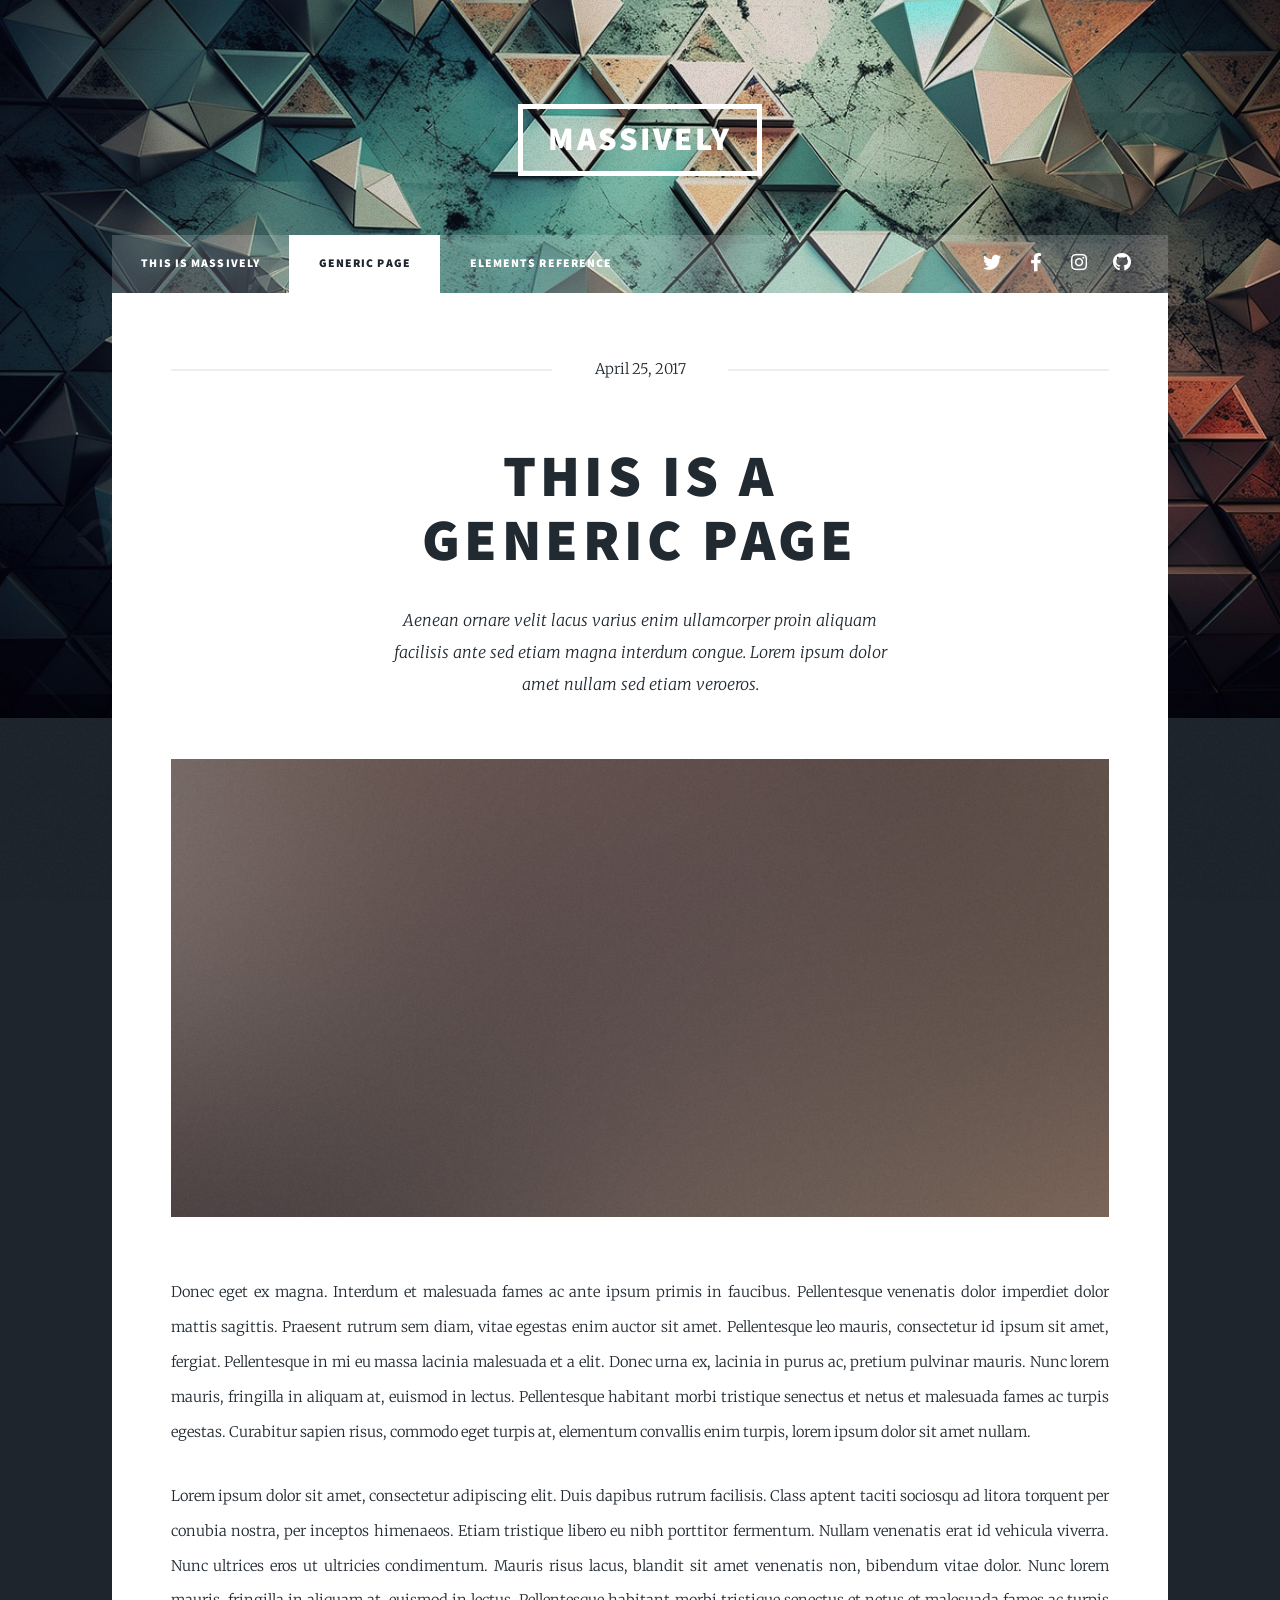
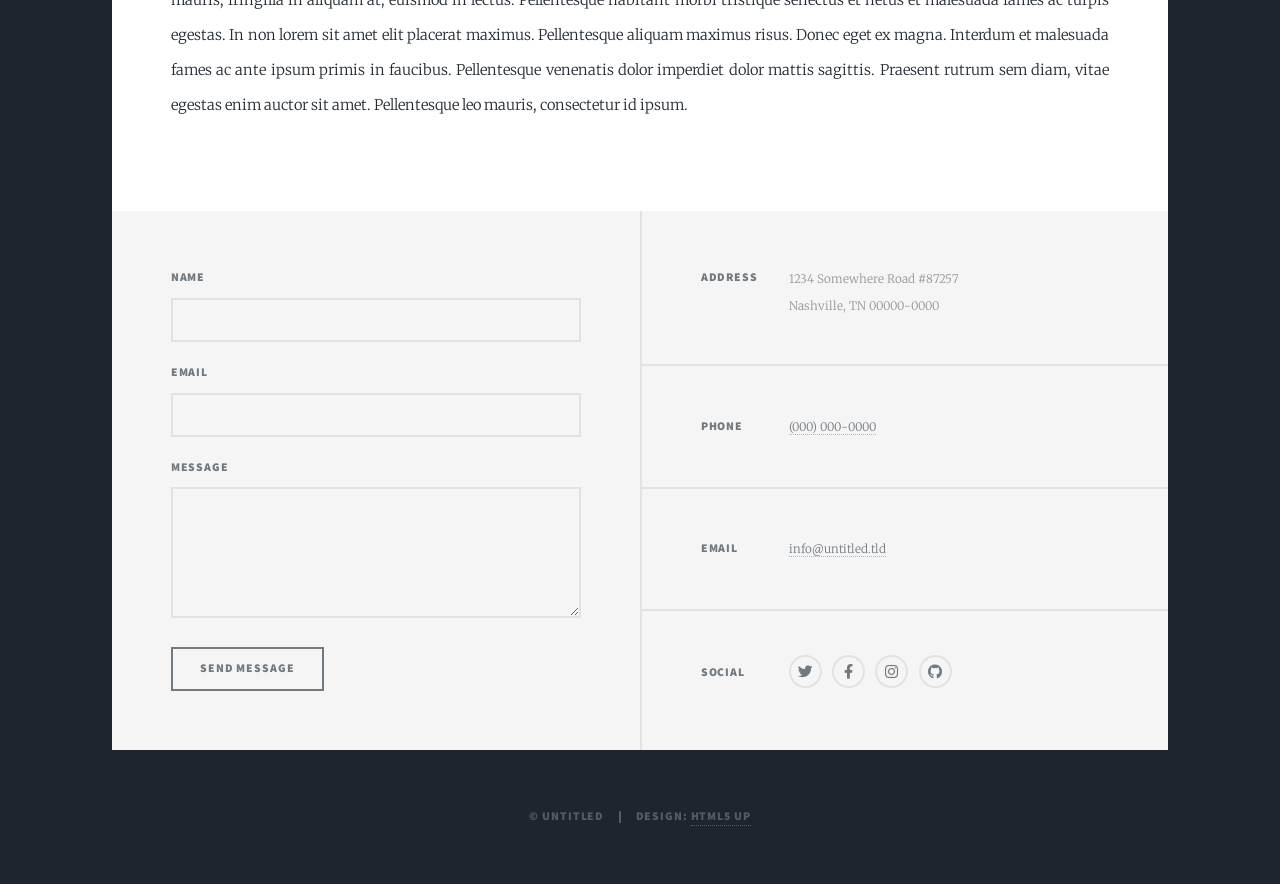
<file: generic.html>
<!DOCTYPE HTML>
<!--
	Massively by HTML5 UP
	html5up.net | @ajlkn
	Free for personal and commercial use under the CCA 3.0 license (html5up.net/license)
-->
<html>
	<head>
		<title>Generic Page - Massively by HTML5 UP</title>
		<meta charset="utf-8" />
		<meta name="viewport" content="width=device-width, initial-scale=1, user-scalable=no" />
		<link rel="stylesheet" href="assets/css/main.css" />
		<noscript><link rel="stylesheet" href="assets/css/noscript.css" /></noscript>
	</head>
	<body class="is-preload">

		<!-- Wrapper -->
			<div id="wrapper">

				<!-- Header -->
					<header id="header">
						<a href="index.html" class="logo">Massively</a>
					</header>

				<!-- Nav -->
					<nav id="nav">
						<ul class="links">
							<li><a href="index.html">This is Massively</a></li>
							<li class="active"><a href="generic.html">Generic Page</a></li>
							<li><a href="elements.html">Elements Reference</a></li>
						</ul>
						<ul class="icons">
							<li><a href="#" class="icon brands fa-twitter"><span class="label">Twitter</span></a></li>
							<li><a href="#" class="icon brands fa-facebook-f"><span class="label">Facebook</span></a></li>
							<li><a href="#" class="icon brands fa-instagram"><span class="label">Instagram</span></a></li>
							<li><a href="#" class="icon brands fa-github"><span class="label">GitHub</span></a></li>
						</ul>
					</nav>

				<!-- Main -->
					<div id="main">

						<!-- Post -->
							<section class="post">
								<header class="major">
									<span class="date">April 25, 2017</span>
									<h1>This is a<br />
									Generic Page</h1>
									<p>Aenean ornare velit lacus varius enim ullamcorper proin aliquam<br />
									facilisis ante sed etiam magna interdum congue. Lorem ipsum dolor<br />
									amet nullam sed etiam veroeros.</p>
								</header>
								<div class="image main"><img src="images/pic01.jpg" alt="" /></div>
								<p>Donec eget ex magna. Interdum et malesuada fames ac ante ipsum primis in faucibus. Pellentesque venenatis dolor imperdiet dolor mattis sagittis. Praesent rutrum sem diam, vitae egestas enim auctor sit amet. Pellentesque leo mauris, consectetur id ipsum sit amet, fergiat. Pellentesque in mi eu massa lacinia malesuada et a elit. Donec urna ex, lacinia in purus ac, pretium pulvinar mauris. Nunc lorem mauris, fringilla in aliquam at, euismod in lectus. Pellentesque habitant morbi tristique senectus et netus et malesuada fames ac turpis egestas. Curabitur sapien risus, commodo eget turpis at, elementum convallis enim turpis, lorem ipsum dolor sit amet nullam.</p>
								<p>Lorem ipsum dolor sit amet, consectetur adipiscing elit. Duis dapibus rutrum facilisis. Class aptent taciti sociosqu ad litora torquent per conubia nostra, per inceptos himenaeos. Etiam tristique libero eu nibh porttitor fermentum. Nullam venenatis erat id vehicula viverra. Nunc ultrices eros ut ultricies condimentum. Mauris risus lacus, blandit sit amet venenatis non, bibendum vitae dolor. Nunc lorem mauris, fringilla in aliquam at, euismod in lectus. Pellentesque habitant morbi tristique senectus et netus et malesuada fames ac turpis egestas. In non lorem sit amet elit placerat maximus. Pellentesque aliquam maximus risus. Donec eget ex magna. Interdum et malesuada fames ac ante ipsum primis in faucibus. Pellentesque venenatis dolor imperdiet dolor mattis sagittis. Praesent rutrum sem diam, vitae egestas enim auctor sit amet. Pellentesque leo mauris, consectetur id ipsum.</p>
							</section>

					</div>

				<!-- Footer -->
					<footer id="footer">
						<section>
							<form method="post" action="#">
								<div class="fields">
									<div class="field">
										<label for="name">Name</label>
										<input type="text" name="name" id="name" />
									</div>
									<div class="field">
										<label for="email">Email</label>
										<input type="text" name="email" id="email" />
									</div>
									<div class="field">
										<label for="message">Message</label>
										<textarea name="message" id="message" rows="3"></textarea>
									</div>
								</div>
								<ul class="actions">
									<li><input type="submit" value="Send Message" /></li>
								</ul>
							</form>
						</section>
						<section class="split contact">
							<section class="alt">
								<h3>Address</h3>
								<p>1234 Somewhere Road #87257<br />
								Nashville, TN 00000-0000</p>
							</section>
							<section>
								<h3>Phone</h3>
								<p><a href="#">(000) 000-0000</a></p>
							</section>
							<section>
								<h3>Email</h3>
								<p><a href="#">info@untitled.tld</a></p>
							</section>
							<section>
								<h3>Social</h3>
								<ul class="icons alt">
									<li><a href="#" class="icon brands alt fa-twitter"><span class="label">Twitter</span></a></li>
									<li><a href="#" class="icon brands alt fa-facebook-f"><span class="label">Facebook</span></a></li>
									<li><a href="#" class="icon brands alt fa-instagram"><span class="label">Instagram</span></a></li>
									<li><a href="#" class="icon brands alt fa-github"><span class="label">GitHub</span></a></li>
								</ul>
							</section>
						</section>
					</footer>

				<!-- Copyright -->
					<div id="copyright">
						<ul><li>&copy; Untitled</li><li>Design: <a href="https://html5up.net">HTML5 UP</a></li></ul>
					</div>

			</div>

		<!-- Scripts -->
			<script src="assets/js/jquery.min.js"></script>
			<script src="assets/js/jquery.scrollex.min.js"></script>
			<script src="assets/js/jquery.scrolly.min.js"></script>
			<script src="assets/js/browser.min.js"></script>
			<script src="assets/js/breakpoints.min.js"></script>
			<script src="assets/js/util.js"></script>
			<script src="assets/js/main.js"></script>

	</body>
</html>
</file>
<file: assets/css/main.css>
@import url(fontawesome-all.min.css);
@import url("https://fonts.googleapis.com/css?family=Merriweather:300,700,300italic,700italic|Source+Sans+Pro:900");

/*
	Massively by HTML5 UP
	html5up.net | @ajlkn
	Free for personal and commercial use under the CCA 3.0 license (html5up.net/license)
*/

html, body, div, span, applet, object,
iframe, h1, h2, h3, h4, h5, h6, p, blockquote,
pre, a, abbr, acronym, address, big, cite,
code, del, dfn, em, img, ins, kbd, q, s, samp,
small, strike, strong, sub, sup, tt, var, b,
u, i, center, dl, dt, dd, ol, ul, li, fieldset,
form, label, legend, table, caption, tbody,
tfoot, thead, tr, th, td, article, aside,
canvas, details, embed, figure, figcaption,
footer, header, hgroup, menu, nav, output, ruby,
section, summary, time, mark, audio, video {
	margin: 0;
	padding: 0;
	border: 0;
	font-size: 100%;
	font: inherit;
	vertical-align: baseline;}

article, aside, details, figcaption, figure,
footer, header, hgroup, menu, nav, section {
	display: block;}

body {
	line-height: 1;
}

ol, ul {
	list-style: none;
}

blockquote, q {
	quotes: none;
}

	blockquote:before, blockquote:after, q:before, q:after {
		content: '';
		content: none;
	}

table {
	border-collapse: collapse;
	border-spacing: 0;
}

body {
	-webkit-text-size-adjust: none;
}

mark {
	background-color: transparent;
	color: inherit;
}

input::-moz-focus-inner {
	border: 0;
	padding: 0;
}

input, select, textarea {
	-moz-appearance: none;
	-webkit-appearance: none;
	-ms-appearance: none;
	appearance: none;
}

/* Basic */

	@-ms-viewport {
		width: device-width;
	}

	body {
		-ms-overflow-style: scrollbar;
	}

	@media screen and (max-width: 480px) {

		html, body {
			min-width: 320px;
		}

	}

	html {
		box-sizing: border-box;
	}

	*, *:before, *:after {
		box-sizing: inherit;
	}

	body {
		background-color: #1e252d;
	}

		body.is-preload *, body.is-preload *:before, body.is-preload *:after {
			-moz-animation: none !important;
			-webkit-animation: none !important;
			-ms-animation: none !important;
			animation: none !important;
			-moz-transition: none !important;
			-webkit-transition: none !important;
			-ms-transition: none !important;
			transition: none !important;
		}

/* Type */

	html {
		font-size: 16pt;
	}

		@media screen and (max-width: 1680px) {

			html {
				font-size: 12pt;
			}

		}

		@media screen and (max-width: 1280px) {

			html {
				font-size: 11pt;
			}

		}

		@media screen and (max-width: 360px) {

			html {
				font-size: 10pt;
			}

		}

	body {
		color: #212931;
	}
/*212931*/
	body, input, select, textarea {
		font-family: "Merriweather", Georgia, serif;
		font-weight: 300;
		font-size: 1rem;
		line-height: 2.375;
	}

	a {
		-moz-transition: color 0.2s ease-in-out, background-color 0.2s ease-in-out, border-color 0.2s ease-in-out, box-shadow 0.2s ease-in-out;
		-webkit-transition: color 0.2s ease-in-out, background-color 0.2s ease-in-out, border-color 0.2s ease-in-out, box-shadow 0.2s ease-in-out;
		-ms-transition: color 0.2s ease-in-out, background-color 0.2s ease-in-out, border-color 0.2s ease-in-out, box-shadow 0.2s ease-in-out;
		transition: color 0.2s ease-in-out, background-color 0.2s ease-in-out, border-color 0.2s ease-in-out, box-shadow 0.2s ease-in-out;
		border-bottom: dotted 1px;
		text-decoration: none;
	}

		a:hover {
			border-bottom-color: transparent;
		}

	strong, b {
		font-weight: 600;
	}

	em, i {
		font-style: italic;
	}

	p {
		text-align: justify;
		margin: 0 0 2rem 0;
	}

	h1, h2, h3, h4, h5, h6 {
		font-family: "Source Sans Pro", Helvetica, sans-serif;
		font-weight: 900;
		line-height: 1.5;
		letter-spacing: 0.075em;
		text-transform: uppercase;
		margin: 0 0 1rem 0;
	}

		h1 a, h2 a, h3 a, h4 a, h5 a, h6 a {
			border-bottom: 0;
			color: inherit;
			text-decoration: none;
		}

	h1 {
		font-size: 4rem;
		line-height: 1.1;
		margin: 0 0 2rem 0;
	}

	h2 {
		font-size: 1.75rem;
		line-height: 1.3;
		margin: 0 0 1.5rem 0;
	}

	h3 {
		font-size: 1.25rem;
		margin: 0 0 1.5rem 0;
	}

	h4 {
		font-size: 1rem;
	}

	h5 {
		font-size: 0.9rem;
	}

	h6 {
		font-size: 0.8rem;
	}

	sub {
		font-size: 0.8rem;
		position: relative;
		top: 0.5rem;
	}

	sup {
		font-size: 0.8rem;
		position: relative;
		top: -0.5rem;
	}

	blockquote {
		border-left: solid 4px;
		font-style: italic;
		margin: 0 0 2rem 0;
		padding: 0.5rem 0 0.5rem 2rem;
	}

	code {
		border: solid 2px;
		font-family: "Courier New", monospace;
		font-size: 0.9rem;
		margin: 0 0.25rem;
		padding: 0.25rem 0.65rem;
	}

	pre {
		-webkit-overflow-scrolling: touch;
		font-family: "Courier New", monospace;
		font-size: 0.9rem;
		margin: 0 0 2rem 0;
	}

		pre code {
			display: block;
			line-height: 1.75;
			padding: 1rem 1.5rem;
			overflow-x: auto;
		}

	hr {
		border: 0;
		border-bottom: solid 2px;
		margin: 3rem 0;
	}

		hr.major {
			margin: 5rem 0;
		}

	.align-left {
		text-align: left;
	}

	.align-center {
		text-align: center;
	}

	.align-right {
		text-align: right;
	}

	input, select, textarea {
		color: #212931;
	}

	a {
		color: #212931;
		border-bottom-color: rgba(33, 41, 49, 0.5);
	}

		a:hover {
			border-bottom-color: transparent;
			color: #18bfef !important;
		}

	strong, b {
		color: #212931;
	}

	h1, h2, h3, h4, h5, h6 {
		color: #212931;
	}

	blockquote {
		border-left-color: #eeeeee;
	}

	code {
		background: rgba(220, 220, 220, 0.25);
		border-color: #eeeeee;
	}

	hr {
		border-bottom-color: #eeeeee;
	}

/* Row */

	.row {
		display: flex;
		flex-wrap: wrap;
		box-sizing: border-box;
		align-items: stretch;
	}

		.row > * {
			box-sizing: border-box;
		}

		.row.gtr-uniform > * > :last-child {
			margin-bottom: 0;
		}

		.row.aln-left {
			justify-content: flex-start;
		}

		.row.aln-center {
			justify-content: center;
		}

		.row.aln-right {
			justify-content: flex-end;
		}

		.row.aln-top {
			align-items: flex-start;
		}

		.row.aln-middle {
			align-items: center;
		}

		.row.aln-bottom {
			align-items: flex-end;
		}

		.row > .imp {
			order: -1;
		}

		.row > .col-1 {
			width: 8.33333%;
		}

		.row > .off-1 {
			margin-left: 8.33333%;
		}

		.row > .col-2 {
			width: 16.66667%;
		}

		.row > .off-2 {
			margin-left: 16.66667%;
		}

		.row > .col-3 {
			width: 25%;
		}

		.row > .off-3 {
			margin-left: 25%;
		}

		.row > .col-4 {
			width: 33.33333%;
		}

		.row > .off-4 {
			margin-left: 33.33333%;
		}

		.row > .col-5 {
			width: 41.66667%;
		}

		.row > .off-5 {
			margin-left: 41.66667%;
		}

		.row > .col-6 {
			width: 50%;
		}

		.row > .off-6 {
			margin-left: 50%;
		}

		.row > .col-7 {
			width: 58.33333%;
		}

		.row > .off-7 {
			margin-left: 58.33333%;
		}

		.row > .col-8 {
			width: 66.66667%;
		}

		.row > .off-8 {
			margin-left: 66.66667%;
		}

		.row > .col-9 {
			width: 75%;
		}

		.row > .off-9 {
			margin-left: 75%;
		}

		.row > .col-10 {
			width: 83.33333%;
		}

		.row > .off-10 {
			margin-left: 83.33333%;
		}

		.row > .col-11 {
			width: 91.66667%;
		}

		.row > .off-11 {
			margin-left: 91.66667%;
		}

		.row > .col-12 {
			width: 100%;
		}

		.row > .off-12 {
			margin-left: 100%;
		}

		.row.gtr-0 {
			margin-top: 0;
			margin-left: 0rem;
		}

			.row.gtr-0 > * {
				padding: 0 0 0 0rem;
			}

			.row.gtr-0.gtr-uniform {
				margin-top: 0rem;
			}

				.row.gtr-0.gtr-uniform > * {
					padding-top: 0rem;
				}

		.row.gtr-25 {
			margin-top: 0;
			margin-left: -0.375rem;
		}

			.row.gtr-25 > * {
				padding: 0 0 0 0.375rem;
			}

			.row.gtr-25.gtr-uniform {
				margin-top: -0.375rem;
			}

				.row.gtr-25.gtr-uniform > * {
					padding-top: 0.375rem;
				}

		.row.gtr-50 {
			margin-top: 0;
			margin-left: -0.75rem;
		}

			.row.gtr-50 > * {
				padding: 0 0 0 0.75rem;
			}

			.row.gtr-50.gtr-uniform {
				margin-top: -0.75rem;
			}

				.row.gtr-50.gtr-uniform > * {
					padding-top: 0.75rem;
				}

		.row {
			margin-top: 0;
			margin-left: -1.5rem;
		}

			.row > * {
				padding: 0 0 0 1.5rem;
			}

			.row.gtr-uniform {
				margin-top: -1.5rem;
			}

				.row.gtr-uniform > * {
					padding-top: 1.5rem;
				}

		.row.gtr-150 {
			margin-top: 0;
			margin-left: -2.25rem;
		}

			.row.gtr-150 > * {
				padding: 0 0 0 2.25rem;
			}

			.row.gtr-150.gtr-uniform {
				margin-top: -2.25rem;
			}

				.row.gtr-150.gtr-uniform > * {
					padding-top: 2.25rem;
				}

		.row.gtr-200 {
			margin-top: 0;
			margin-left: -3rem;
		}

			.row.gtr-200 > * {
				padding: 0 0 0 3rem;
			}

			.row.gtr-200.gtr-uniform {
				margin-top: -3rem;
			}

				.row.gtr-200.gtr-uniform > * {
					padding-top: 3rem;
				}

		@media screen and (max-width: 1680px) {

			.row {
				display: flex;
				flex-wrap: wrap;
				box-sizing: border-box;
				align-items: stretch;
			}

				.row > * {
					box-sizing: border-box;
				}

				.row.gtr-uniform > * > :last-child {
					margin-bottom: 0;
				}

				.row.aln-left {
					justify-content: flex-start;
				}

				.row.aln-center {
					justify-content: center;
				}

				.row.aln-right {
					justify-content: flex-end;
				}

				.row.aln-top {
					align-items: flex-start;
				}

				.row.aln-middle {
					align-items: center;
				}

				.row.aln-bottom {
					align-items: flex-end;
				}

				.row > .imp-xlarge {
					order: -1;
				}

				.row > .col-1-xlarge {
					width: 8.33333%;
				}

				.row > .off-1-xlarge {
					margin-left: 8.33333%;
				}

				.row > .col-2-xlarge {
					width: 16.66667%;
				}

				.row > .off-2-xlarge {
					margin-left: 16.66667%;
				}

				.row > .col-3-xlarge {
					width: 25%;
				}

				.row > .off-3-xlarge {
					margin-left: 25%;
				}

				.row > .col-4-xlarge {
					width: 33.33333%;
				}

				.row > .off-4-xlarge {
					margin-left: 33.33333%;
				}

				.row > .col-5-xlarge {
					width: 41.66667%;
				}

				.row > .off-5-xlarge {
					margin-left: 41.66667%;
				}

				.row > .col-6-xlarge {
					width: 50%;
				}

				.row > .off-6-xlarge {
					margin-left: 50%;
				}

				.row > .col-7-xlarge {
					width: 58.33333%;
				}

				.row > .off-7-xlarge {
					margin-left: 58.33333%;
				}

				.row > .col-8-xlarge {
					width: 66.66667%;
				}

				.row > .off-8-xlarge {
					margin-left: 66.66667%;
				}

				.row > .col-9-xlarge {
					width: 75%;
				}

				.row > .off-9-xlarge {
					margin-left: 75%;
				}

				.row > .col-10-xlarge {
					width: 83.33333%;
				}

				.row > .off-10-xlarge {
					margin-left: 83.33333%;
				}

				.row > .col-11-xlarge {
					width: 91.66667%;
				}

				.row > .off-11-xlarge {
					margin-left: 91.66667%;
				}

				.row > .col-12-xlarge {
					width: 100%;
				}

				.row > .off-12-xlarge {
					margin-left: 100%;
				}

				.row.gtr-0 {
					margin-top: 0;
					margin-left: 0rem;
				}

					.row.gtr-0 > * {
						padding: 0 0 0 0rem;
					}

					.row.gtr-0.gtr-uniform {
						margin-top: 0rem;
					}

						.row.gtr-0.gtr-uniform > * {
							padding-top: 0rem;
						}

				.row.gtr-25 {
					margin-top: 0;
					margin-left: -0.375rem;
				}

					.row.gtr-25 > * {
						padding: 0 0 0 0.375rem;
					}

					.row.gtr-25.gtr-uniform {
						margin-top: -0.375rem;
					}

						.row.gtr-25.gtr-uniform > * {
							padding-top: 0.375rem;
						}

				.row.gtr-50 {
					margin-top: 0;
					margin-left: -0.75rem;
				}

					.row.gtr-50 > * {
						padding: 0 0 0 0.75rem;
					}

					.row.gtr-50.gtr-uniform {
						margin-top: -0.75rem;
					}

						.row.gtr-50.gtr-uniform > * {
							padding-top: 0.75rem;
						}

				.row {
					margin-top: 0;
					margin-left: -1.5rem;
				}

					.row > * {
						padding: 0 0 0 1.5rem;
					}

					.row.gtr-uniform {
						margin-top: -1.5rem;
					}

						.row.gtr-uniform > * {
							padding-top: 1.5rem;
						}

				.row.gtr-150 {
					margin-top: 0;
					margin-left: -2.25rem;
				}

					.row.gtr-150 > * {
						padding: 0 0 0 2.25rem;
					}

					.row.gtr-150.gtr-uniform {
						margin-top: -2.25rem;
					}

						.row.gtr-150.gtr-uniform > * {
							padding-top: 2.25rem;
						}

				.row.gtr-200 {
					margin-top: 0;
					margin-left: -3rem;
				}

					.row.gtr-200 > * {
						padding: 0 0 0 3rem;
					}

					.row.gtr-200.gtr-uniform {
						margin-top: -3rem;
					}

						.row.gtr-200.gtr-uniform > * {
							padding-top: 3rem;
						}

		}

		@media screen and (max-width: 1280px) {

			.row {
				display: flex;
				flex-wrap: wrap;
				box-sizing: border-box;
				align-items: stretch;
			}

				.row > * {
					box-sizing: border-box;
				}

				.row.gtr-uniform > * > :last-child {
					margin-bottom: 0;
				}

				.row.aln-left {
					justify-content: flex-start;
				}

				.row.aln-center {
					justify-content: center;
				}

				.row.aln-right {
					justify-content: flex-end;
				}

				.row.aln-top {
					align-items: flex-start;
				}

				.row.aln-middle {
					align-items: center;
				}

				.row.aln-bottom {
					align-items: flex-end;
				}

				.row > .imp-large {
					order: -1;
				}

				.row > .col-1-large {
					width: 8.33333%;
				}

				.row > .off-1-large {
					margin-left: 8.33333%;
				}

				.row > .col-2-large {
					width: 16.66667%;
				}

				.row > .off-2-large {
					margin-left: 16.66667%;
				}

				.row > .col-3-large {
					width: 25%;
				}

				.row > .off-3-large {
					margin-left: 25%;
				}

				.row > .col-4-large {
					width: 33.33333%;
				}

				.row > .off-4-large {
					margin-left: 33.33333%;
				}

				.row > .col-5-large {
					width: 41.66667%;
				}

				.row > .off-5-large {
					margin-left: 41.66667%;
				}

				.row > .col-6-large {
					width: 50%;
				}

				.row > .off-6-large {
					margin-left: 50%;
				}

				.row > .col-7-large {
					width: 58.33333%;
				}

				.row > .off-7-large {
					margin-left: 58.33333%;
				}

				.row > .col-8-large {
					width: 66.66667%;
				}

				.row > .off-8-large {
					margin-left: 66.66667%;
				}

				.row > .col-9-large {
					width: 75%;
				}

				.row > .off-9-large {
					margin-left: 75%;
				}

				.row > .col-10-large {
					width: 83.33333%;
				}

				.row > .off-10-large {
					margin-left: 83.33333%;
				}

				.row > .col-11-large {
					width: 91.66667%;
				}

				.row > .off-11-large {
					margin-left: 91.66667%;
				}

				.row > .col-12-large {
					width: 100%;
				}

				.row > .off-12-large {
					margin-left: 100%;
				}

				.row.gtr-0 {
					margin-top: 0;
					margin-left: 0rem;
				}

					.row.gtr-0 > * {
						padding: 0 0 0 0rem;
					}

					.row.gtr-0.gtr-uniform {
						margin-top: 0rem;
					}

						.row.gtr-0.gtr-uniform > * {
							padding-top: 0rem;
						}

				.row.gtr-25 {
					margin-top: 0;
					margin-left: -0.375rem;
				}

					.row.gtr-25 > * {
						padding: 0 0 0 0.375rem;
					}

					.row.gtr-25.gtr-uniform {
						margin-top: -0.375rem;
					}

						.row.gtr-25.gtr-uniform > * {
							padding-top: 0.375rem;
						}

				.row.gtr-50 {
					margin-top: 0;
					margin-left: -0.75rem;
				}

					.row.gtr-50 > * {
						padding: 0 0 0 0.75rem;
					}

					.row.gtr-50.gtr-uniform {
						margin-top: -0.75rem;
					}

						.row.gtr-50.gtr-uniform > * {
							padding-top: 0.75rem;
						}

				.row {
					margin-top: 0;
					margin-left: -1.5rem;
				}

					.row > * {
						padding: 0 0 0 1.5rem;
					}

					.row.gtr-uniform {
						margin-top: -1.5rem;
					}

						.row.gtr-uniform > * {
							padding-top: 1.5rem;
						}

				.row.gtr-150 {
					margin-top: 0;
					margin-left: -2.25rem;
				}

					.row.gtr-150 > * {
						padding: 0 0 0 2.25rem;
					}

					.row.gtr-150.gtr-uniform {
						margin-top: -2.25rem;
					}

						.row.gtr-150.gtr-uniform > * {
							padding-top: 2.25rem;
						}

				.row.gtr-200 {
					margin-top: 0;
					margin-left: -3rem;
				}

					.row.gtr-200 > * {
						padding: 0 0 0 3rem;
					}

					.row.gtr-200.gtr-uniform {
						margin-top: -3rem;
					}

						.row.gtr-200.gtr-uniform > * {
							padding-top: 3rem;
						}

		}

		@media screen and (max-width: 980px) {

			.row {
				display: flex;
				flex-wrap: wrap;
				box-sizing: border-box;
				align-items: stretch;
			}

				.row > * {
					box-sizing: border-box;
				}

				.row.gtr-uniform > * > :last-child {
					margin-bottom: 0;
				}

				.row.aln-left {
					justify-content: flex-start;
				}

				.row.aln-center {
					justify-content: center;
				}

				.row.aln-right {
					justify-content: flex-end;
				}

				.row.aln-top {
					align-items: flex-start;
				}

				.row.aln-middle {
					align-items: center;
				}

				.row.aln-bottom {
					align-items: flex-end;
				}

				.row > .imp-medium {
					order: -1;
				}

				.row > .col-1-medium {
					width: 8.33333%;
				}

				.row > .off-1-medium {
					margin-left: 8.33333%;
				}

				.row > .col-2-medium {
					width: 16.66667%;
				}

				.row > .off-2-medium {
					margin-left: 16.66667%;
				}

				.row > .col-3-medium {
					width: 25%;
				}

				.row > .off-3-medium {
					margin-left: 25%;
				}

				.row > .col-4-medium {
					width: 33.33333%;
				}

				.row > .off-4-medium {
					margin-left: 33.33333%;
				}

				.row > .col-5-medium {
					width: 41.66667%;
				}

				.row > .off-5-medium {
					margin-left: 41.66667%;
				}

				.row > .col-6-medium {
					width: 50%;
				}

				.row > .off-6-medium {
					margin-left: 50%;
				}

				.row > .col-7-medium {
					width: 58.33333%;
				}

				.row > .off-7-medium {
					margin-left: 58.33333%;
				}

				.row > .col-8-medium {
					width: 66.66667%;
				}

				.row > .off-8-medium {
					margin-left: 66.66667%;
				}

				.row > .col-9-medium {
					width: 75%;
				}

				.row > .off-9-medium {
					margin-left: 75%;
				}

				.row > .col-10-medium {
					width: 83.33333%;
				}

				.row > .off-10-medium {
					margin-left: 83.33333%;
				}

				.row > .col-11-medium {
					width: 91.66667%;
				}

				.row > .off-11-medium {
					margin-left: 91.66667%;
				}

				.row > .col-12-medium {
					width: 100%;
				}

				.row > .off-12-medium {
					margin-left: 100%;
				}

				.row.gtr-0 {
					margin-top: 0;
					margin-left: 0rem;
				}

					.row.gtr-0 > * {
						padding: 0 0 0 0rem;
					}

					.row.gtr-0.gtr-uniform {
						margin-top: 0rem;
					}

						.row.gtr-0.gtr-uniform > * {
							padding-top: 0rem;
						}

				.row.gtr-25 {
					margin-top: 0;
					margin-left: -0.375rem;
				}

					.row.gtr-25 > * {
						padding: 0 0 0 0.375rem;
					}

					.row.gtr-25.gtr-uniform {
						margin-top: -0.375rem;
					}

						.row.gtr-25.gtr-uniform > * {
							padding-top: 0.375rem;
						}

				.row.gtr-50 {
					margin-top: 0;
					margin-left: -0.75rem;
				}

					.row.gtr-50 > * {
						padding: 0 0 0 0.75rem;
					}

					.row.gtr-50.gtr-uniform {
						margin-top: -0.75rem;
					}

						.row.gtr-50.gtr-uniform > * {
							padding-top: 0.75rem;
						}

				.row {
					margin-top: 0;
					margin-left: -1.5rem;
				}

					.row > * {
						padding: 0 0 0 1.5rem;
					}

					.row.gtr-uniform {
						margin-top: -1.5rem;
					}

						.row.gtr-uniform > * {
							padding-top: 1.5rem;
						}

				.row.gtr-150 {
					margin-top: 0;
					margin-left: -2.25rem;
				}

					.row.gtr-150 > * {
						padding: 0 0 0 2.25rem;
					}

					.row.gtr-150.gtr-uniform {
						margin-top: -2.25rem;
					}

						.row.gtr-150.gtr-uniform > * {
							padding-top: 2.25rem;
						}

				.row.gtr-200 {
					margin-top: 0;
					margin-left: -3rem;
				}

					.row.gtr-200 > * {
						padding: 0 0 0 3rem;
					}

					.row.gtr-200.gtr-uniform {
						margin-top: -3rem;
					}

						.row.gtr-200.gtr-uniform > * {
							padding-top: 3rem;
						}

		}

		@media screen and (max-width: 736px) {

			.row {
				display: flex;
				flex-wrap: wrap;
				box-sizing: border-box;
				align-items: stretch;
			}

				.row > * {
					box-sizing: border-box;
				}

				.row.gtr-uniform > * > :last-child {
					margin-bottom: 0;
				}

				.row.aln-left {
					justify-content: flex-start;
				}

				.row.aln-center {
					justify-content: center;
				}

				.row.aln-right {
					justify-content: flex-end;
				}

				.row.aln-top {
					align-items: flex-start;
				}

				.row.aln-middle {
					align-items: center;
				}

				.row.aln-bottom {
					align-items: flex-end;
				}

				.row > .imp-small {
					order: -1;
				}

				.row > .col-1-small {
					width: 8.33333%;
				}

				.row > .off-1-small {
					margin-left: 8.33333%;
				}

				.row > .col-2-small {
					width: 16.66667%;
				}

				.row > .off-2-small {
					margin-left: 16.66667%;
				}

				.row > .col-3-small {
					width: 25%;
				}

				.row > .off-3-small {
					margin-left: 25%;
				}

				.row > .col-4-small {
					width: 33.33333%;
				}

				.row > .off-4-small {
					margin-left: 33.33333%;
				}

				.row > .col-5-small {
					width: 41.66667%;
				}

				.row > .off-5-small {
					margin-left: 41.66667%;
				}

				.row > .col-6-small {
					width: 50%;
				}

				.row > .off-6-small {
					margin-left: 50%;
				}

				.row > .col-7-small {
					width: 58.33333%;
				}

				.row > .off-7-small {
					margin-left: 58.33333%;
				}

				.row > .col-8-small {
					width: 66.66667%;
				}

				.row > .off-8-small {
					margin-left: 66.66667%;
				}

				.row > .col-9-small {
					width: 75%;
				}

				.row > .off-9-small {
					margin-left: 75%;
				}

				.row > .col-10-small {
					width: 83.33333%;
				}

				.row > .off-10-small {
					margin-left: 83.33333%;
				}

				.row > .col-11-small {
					width: 91.66667%;
				}

				.row > .off-11-small {
					margin-left: 91.66667%;
				}

				.row > .col-12-small {
					width: 100%;
				}

				.row > .off-12-small {
					margin-left: 100%;
				}

				.row.gtr-0 {
					margin-top: 0;
					margin-left: 0rem;
				}

					.row.gtr-0 > * {
						padding: 0 0 0 0rem;
					}

					.row.gtr-0.gtr-uniform {
						margin-top: 0rem;
					}

						.row.gtr-0.gtr-uniform > * {
							padding-top: 0rem;
						}

				.row.gtr-25 {
					margin-top: 0;
					margin-left: -0.375rem;
				}

					.row.gtr-25 > * {
						padding: 0 0 0 0.375rem;
					}

					.row.gtr-25.gtr-uniform {
						margin-top: -0.375rem;
					}

						.row.gtr-25.gtr-uniform > * {
							padding-top: 0.375rem;
						}

				.row.gtr-50 {
					margin-top: 0;
					margin-left: -0.75rem;
				}

					.row.gtr-50 > * {
						padding: 0 0 0 0.75rem;
					}

					.row.gtr-50.gtr-uniform {
						margin-top: -0.75rem;
					}

						.row.gtr-50.gtr-uniform > * {
							padding-top: 0.75rem;
						}

				.row {
					margin-top: 0;
					margin-left: -1.5rem;
				}

					.row > * {
						padding: 0 0 0 1.5rem;
					}

					.row.gtr-uniform {
						margin-top: -1.5rem;
					}

						.row.gtr-uniform > * {
							padding-top: 1.5rem;
						}

				.row.gtr-150 {
					margin-top: 0;
					margin-left: -2.25rem;
				}

					.row.gtr-150 > * {
						padding: 0 0 0 2.25rem;
					}

					.row.gtr-150.gtr-uniform {
						margin-top: -2.25rem;
					}

						.row.gtr-150.gtr-uniform > * {
							padding-top: 2.25rem;
						}

				.row.gtr-200 {
					margin-top: 0;
					margin-left: -3rem;
				}

					.row.gtr-200 > * {
						padding: 0 0 0 3rem;
					}

					.row.gtr-200.gtr-uniform {
						margin-top: -3rem;
					}

						.row.gtr-200.gtr-uniform > * {
							padding-top: 3rem;
						}

		}

		@media screen and (max-width: 480px) {

			.row {
				display: flex;
				flex-wrap: wrap;
				box-sizing: border-box;
				align-items: stretch;
			}

				.row > * {
					box-sizing: border-box;
				}

				.row.gtr-uniform > * > :last-child {
					margin-bottom: 0;
				}

				.row.aln-left {
					justify-content: flex-start;
				}

				.row.aln-center {
					justify-content: center;
				}

				.row.aln-right {
					justify-content: flex-end;
				}

				.row.aln-top {
					align-items: flex-start;
				}

				.row.aln-middle {
					align-items: center;
				}

				.row.aln-bottom {
					align-items: flex-end;
				}

				.row > .imp-xsmall {
					order: -1;
				}

				.row > .col-1-xsmall {
					width: 8.33333%;
				}

				.row > .off-1-xsmall {
					margin-left: 8.33333%;
				}

				.row > .col-2-xsmall {
					width: 16.66667%;
				}

				.row > .off-2-xsmall {
					margin-left: 16.66667%;
				}

				.row > .col-3-xsmall {
					width: 25%;
				}

				.row > .off-3-xsmall {
					margin-left: 25%;
				}

				.row > .col-4-xsmall {
					width: 33.33333%;
				}

				.row > .off-4-xsmall {
					margin-left: 33.33333%;
				}

				.row > .col-5-xsmall {
					width: 41.66667%;
				}

				.row > .off-5-xsmall {
					margin-left: 41.66667%;
				}

				.row > .col-6-xsmall {
					width: 50%;
				}

				.row > .off-6-xsmall {
					margin-left: 50%;
				}

				.row > .col-7-xsmall {
					width: 58.33333%;
				}

				.row > .off-7-xsmall {
					margin-left: 58.33333%;
				}

				.row > .col-8-xsmall {
					width: 66.66667%;
				}

				.row > .off-8-xsmall {
					margin-left: 66.66667%;
				}

				.row > .col-9-xsmall {
					width: 75%;
				}

				.row > .off-9-xsmall {
					margin-left: 75%;
				}

				.row > .col-10-xsmall {
					width: 83.33333%;
				}

				.row > .off-10-xsmall {
					margin-left: 83.33333%;
				}

				.row > .col-11-xsmall {
					width: 91.66667%;
				}

				.row > .off-11-xsmall {
					margin-left: 91.66667%;
				}

				.row > .col-12-xsmall {
					width: 100%;
				}

				.row > .off-12-xsmall {
					margin-left: 100%;
				}

				.row.gtr-0 {
					margin-top: 0;
					margin-left: 0rem;
				}

					.row.gtr-0 > * {
						padding: 0 0 0 0rem;
					}

					.row.gtr-0.gtr-uniform {
						margin-top: 0rem;
					}

						.row.gtr-0.gtr-uniform > * {
							padding-top: 0rem;
						}

				.row.gtr-25 {
					margin-top: 0;
					margin-left: -0.375rem;
				}

					.row.gtr-25 > * {
						padding: 0 0 0 0.375rem;
					}

					.row.gtr-25.gtr-uniform {
						margin-top: -0.375rem;
					}

						.row.gtr-25.gtr-uniform > * {
							padding-top: 0.375rem;
						}

				.row.gtr-50 {
					margin-top: 0;
					margin-left: -0.75rem;
				}

					.row.gtr-50 > * {
						padding: 0 0 0 0.75rem;
					}

					.row.gtr-50.gtr-uniform {
						margin-top: -0.75rem;
					}

						.row.gtr-50.gtr-uniform > * {
							padding-top: 0.75rem;
						}

				.row {
					margin-top: 0;
					margin-left: -1.5rem;
				}

					.row > * {
						padding: 0 0 0 1.5rem;
					}

					.row.gtr-uniform {
						margin-top: -1.5rem;
					}

						.row.gtr-uniform > * {
							padding-top: 1.5rem;
						}

				.row.gtr-150 {
					margin-top: 0;
					margin-left: -2.25rem;
				}

					.row.gtr-150 > * {
						padding: 0 0 0 2.25rem;
					}

					.row.gtr-150.gtr-uniform {
						margin-top: -2.25rem;
					}

						.row.gtr-150.gtr-uniform > * {
							padding-top: 2.25rem;
						}

				.row.gtr-200 {
					margin-top: 0;
					margin-left: -3rem;
				}

					.row.gtr-200 > * {
						padding: 0 0 0 3rem;
					}

					.row.gtr-200.gtr-uniform {
						margin-top: -3rem;
					}

						.row.gtr-200.gtr-uniform > * {
							padding-top: 3rem;
						}

		}

		@media screen and (max-width: 360px) {

			.row {
				display: flex;
				flex-wrap: wrap;
				box-sizing: border-box;
				align-items: stretch;
			}

				.row > * {
					box-sizing: border-box;
				}

				.row.gtr-uniform > * > :last-child {
					margin-bottom: 0;
				}

				.row.aln-left {
					justify-content: flex-start;
				}

				.row.aln-center {
					justify-content: center;
				}

				.row.aln-right {
					justify-content: flex-end;
				}

				.row.aln-top {
					align-items: flex-start;
				}

				.row.aln-middle {
					align-items: center;
				}

				.row.aln-bottom {
					align-items: flex-end;
				}

				.row > .imp-xxsmall {
					order: -1;
				}

				.row > .col-1-xxsmall {
					width: 8.33333%;
				}

				.row > .off-1-xxsmall {
					margin-left: 8.33333%;
				}

				.row > .col-2-xxsmall {
					width: 16.66667%;
				}

				.row > .off-2-xxsmall {
					margin-left: 16.66667%;
				}

				.row > .col-3-xxsmall {
					width: 25%;
				}

				.row > .off-3-xxsmall {
					margin-left: 25%;
				}

				.row > .col-4-xxsmall {
					width: 33.33333%;
				}

				.row > .off-4-xxsmall {
					margin-left: 33.33333%;
				}

				.row > .col-5-xxsmall {
					width: 41.66667%;
				}

				.row > .off-5-xxsmall {
					margin-left: 41.66667%;
				}

				.row > .col-6-xxsmall {
					width: 50%;
				}

				.row > .off-6-xxsmall {
					margin-left: 50%;
				}

				.row > .col-7-xxsmall {
					width: 58.33333%;
				}

				.row > .off-7-xxsmall {
					margin-left: 58.33333%;
				}

				.row > .col-8-xxsmall {
					width: 66.66667%;
				}

				.row > .off-8-xxsmall {
					margin-left: 66.66667%;
				}

				.row > .col-9-xxsmall {
					width: 75%;
				}

				.row > .off-9-xxsmall {
					margin-left: 75%;
				}

				.row > .col-10-xxsmall {
					width: 83.33333%;
				}

				.row > .off-10-xxsmall {
					margin-left: 83.33333%;
				}

				.row > .col-11-xxsmall {
					width: 91.66667%;
				}

				.row > .off-11-xxsmall {
					margin-left: 91.66667%;
				}

				.row > .col-12-xxsmall {
					width: 100%;
				}

				.row > .off-12-xxsmall {
					margin-left: 100%;
				}

				.row.gtr-0 {
					margin-top: 0;
					margin-left: 0rem;
				}

					.row.gtr-0 > * {
						padding: 0 0 0 0rem;
					}

					.row.gtr-0.gtr-uniform {
						margin-top: 0rem;
					}

						.row.gtr-0.gtr-uniform > * {
							padding-top: 0rem;
						}

				.row.gtr-25 {
					margin-top: 0;
					margin-left: -0.375rem;
				}

					.row.gtr-25 > * {
						padding: 0 0 0 0.375rem;
					}

					.row.gtr-25.gtr-uniform {
						margin-top: -0.375rem;
					}

						.row.gtr-25.gtr-uniform > * {
							padding-top: 0.375rem;
						}

				.row.gtr-50 {
					margin-top: 0;
					margin-left: -0.75rem;
				}

					.row.gtr-50 > * {
						padding: 0 0 0 0.75rem;
					}

					.row.gtr-50.gtr-uniform {
						margin-top: -0.75rem;
					}

						.row.gtr-50.gtr-uniform > * {
							padding-top: 0.75rem;
						}

				.row {
					margin-top: 0;
					margin-left: -1.5rem;
				}

					.row > * {
						padding: 0 0 0 1.5rem;
					}

					.row.gtr-uniform {
						margin-top: -1.5rem;
					}

						.row.gtr-uniform > * {
							padding-top: 1.5rem;
						}

				.row.gtr-150 {
					margin-top: 0;
					margin-left: -2.25rem;
				}

					.row.gtr-150 > * {
						padding: 0 0 0 2.25rem;
					}

					.row.gtr-150.gtr-uniform {
						margin-top: -2.25rem;
					}

						.row.gtr-150.gtr-uniform > * {
							padding-top: 2.25rem;
						}

				.row.gtr-200 {
					margin-top: 0;
					margin-left: -3rem;
				}

					.row.gtr-200 > * {
						padding: 0 0 0 3rem;
					}

					.row.gtr-200.gtr-uniform {
						margin-top: -3rem;
					}

						.row.gtr-200.gtr-uniform > * {
							padding-top: 3rem;
						}

		}

/* Box */

	.box {
		border: solid 2px;
		margin-bottom: 2rem;
		padding: 1.5rem;
	}

		.box > :last-child,
		.box > :last-child > :last-child,
		.box > :last-child > :last-child > :last-child {
			margin-bottom: 0;
		}

		.box.alt {
			border: 0;
			border-radius: 0;
			padding: 0;
		}

	.box {
		border-color: #eeeeee;
	}

/* Button */

	input[type="submit"],
	input[type="reset"],
	input[type="button"],
	button,
	.button {
		-moz-appearance: none;
		-webkit-appearance: none;
		-ms-appearance: none;
		appearance: none;
		-moz-transition: background-color 0.2s ease-in-out, box-shadow 0.2s ease-in-out, color 0.2s ease-in-out;
		-webkit-transition: background-color 0.2s ease-in-out, box-shadow 0.2s ease-in-out, color 0.2s ease-in-out;
		-ms-transition: background-color 0.2s ease-in-out, box-shadow 0.2s ease-in-out, color 0.2s ease-in-out;
		transition: background-color 0.2s ease-in-out, box-shadow 0.2s ease-in-out, color 0.2s ease-in-out;
		border: 0;
		border-radius: 0;
		cursor: pointer;
		display: inline-block;
		font-family: "Source Sans Pro", Helvetica, sans-serif;
		font-size: 0.8rem;
		font-weight: 900;
		letter-spacing: 0.075em;
		height: 3rem;
		line-height: 3rem;
		padding: 0 2rem;
		text-align: center;
		text-decoration: none;
		text-transform: uppercase;
		white-space: nowrap;
	}

		input[type="submit"].icon:before,
		input[type="reset"].icon:before,
		input[type="button"].icon:before,
		button.icon:before,
		.button.icon:before {
			margin-right: 0.5rem;
		}

		input[type="submit"].icon.solo,
		input[type="reset"].icon.solo,
		input[type="button"].icon.solo,
		button.icon.solo,
		.button.icon.solo {
			position: relative;
			width: 4rem;
			height: 4rem;
			line-height: 4rem;
			border-radius: 4rem;
			text-indent: 4rem;
			overflow: hidden;
			padding: 0;
			white-space: nowrap;
		}

			input[type="submit"].icon.solo:before,
			input[type="reset"].icon.solo:before,
			input[type="button"].icon.solo:before,
			button.icon.solo:before,
			.button.icon.solo:before {
				position: absolute;
				display: block;
				top: 0;
				left: 0;
				width: inherit;
				height: inherit;
				line-height: inherit;
				font-size: 1.25rem;
				margin-right: 0;
				text-align: center;
				text-indent: 0;
			}

		input[type="submit"].fit,
		input[type="reset"].fit,
		input[type="button"].fit,
		button.fit,
		.button.fit {
			width: 100%;
		}

		input[type="submit"].small,
		input[type="reset"].small,
		input[type="button"].small,
		button.small,
		.button.small {
			font-size: 0.7rem;
			height: 2.5rem;
			line-height: 2.5rem;
			padding: 0 1.5rem;
		}

		input[type="submit"].large,
		input[type="reset"].large,
		input[type="button"].large,
		button.large,
		.button.large {
			font-size: 0.9rem;
			height: 3.5rem;
			line-height: 3.5rem;
			padding: 0 2.75rem;
		}

		@media screen and (max-width: 980px) {

			input[type="submit"],
			input[type="reset"],
			input[type="button"],
			button,
			.button {
				font-size: 0.9rem;
				height: 3.25rem;
				line-height: 3.25rem;
			}

				input[type="submit"].large,
				input[type="reset"].large,
				input[type="button"].large,
				button.large,
				.button.large {
					font-size: 1rem;
					height: 3.75rem;
					line-height: 3.75rem;
				}

		}

		input[type="submit"].disabled, input[type="submit"]:disabled,
		input[type="reset"].disabled,
		input[type="reset"]:disabled,
		input[type="button"].disabled,
		input[type="button"]:disabled,
		button.disabled,
		button:disabled,
		.button.disabled,
		.button:disabled {
			pointer-events: none;
			opacity: 0.25;
		}

	input[type="submit"],
	input[type="reset"],
	input[type="button"],
	button,
	.button {
		background-color: transparent;
		box-shadow: inset 0 0 0 2px #212931;
		color: #212931 !important;
	}

		input[type="submit"]:hover,
		input[type="reset"]:hover,
		input[type="button"]:hover,
		button:hover,
		.button:hover {
			box-shadow: inset 0 0 0 2px #18bfef;
			color: #18bfef !important;
		}

		input[type="submit"].primary,
		input[type="reset"].primary,
		input[type="button"].primary,
		button.primary,
		.button.primary {
			background-color: #212931;
			box-shadow: none;
			color: #ffffff !important;
		}

			input[type="submit"].primary:hover,
			input[type="reset"].primary:hover,
			input[type="button"].primary:hover,
			button.primary:hover,
			.button.primary:hover {
				background-color: #18bfef;
			}

/* Form */

	form {
		margin: 0 0 2rem 0;
	}

		form > :last-child {
			margin-bottom: 0;
		}

		form > .fields {
			display: -moz-flex;
			display: -webkit-flex;
			display: -ms-flex;
			display: flex;
			-moz-flex-wrap: wrap;
			-webkit-flex-wrap: wrap;
			-ms-flex-wrap: wrap;
			flex-wrap: wrap;
			width: calc(100% + 3rem);
			margin: -1.5rem 0 2rem -1.5rem;
		}

			form > .fields > .field {
				-moz-flex-grow: 0;
				-webkit-flex-grow: 0;
				-ms-flex-grow: 0;
				flex-grow: 0;
				-moz-flex-shrink: 0;
				-webkit-flex-shrink: 0;
				-ms-flex-shrink: 0;
				flex-shrink: 0;
				padding: 1.5rem 0 0 1.5rem;
				width: calc(100% - 1.5rem);
			}

				form > .fields > .field.half {
					width: calc(50% - 0.75rem);
				}

				form > .fields > .field.third {
					width: calc(100%/3 - 0.5rem);
				}

				form > .fields > .field.quarter {
					width: calc(25% - 0.375rem);
				}

		@media screen and (max-width: 480px) {

			form > .fields {
				width: calc(100% + 3rem);
				margin: -1.5rem 0 2rem -1.5rem;
			}

				form > .fields > .field {
					padding: 1.5rem 0 0 1.5rem;
					width: calc(100% - 1.5rem);
				}

					form > .fields > .field.half {
						width: calc(100% - 1.5rem);
					}

					form > .fields > .field.third {
						width: calc(100% - 1.5rem);
					}

					form > .fields > .field.quarter {
						width: calc(100% - 1.5rem);
					}

		}

	label {
		display: block;
		font-family: "Source Sans Pro", Helvetica, sans-serif;
		font-weight: 900;
		line-height: 1.5;
		letter-spacing: 0.075em;
		font-size: 0.8rem;
		text-transform: uppercase;
		margin: 0 0 0.75rem 0;
	}

		@media screen and (max-width: 980px) {

			label {
				font-size: 0.9rem;
			}

		}

	input[type="text"],
	input[type="password"],
	input[type="email"],
	select,
	textarea {
		-moz-appearance: none;
		-webkit-appearance: none;
		-ms-appearance: none;
		appearance: none;
		background: transparent;
		border-radius: 0;
		border: solid 2px;
		color: inherit;
		display: block;
		outline: 0;
		padding: 0 1rem;
		text-decoration: none;
		width: 100%;
	}

		input[type="text"]:invalid,
		input[type="password"]:invalid,
		input[type="email"]:invalid,
		select:invalid,
		textarea:invalid {
			box-shadow: none;
		}

	select {
		background-size: 1.25rem;
		background-repeat: no-repeat;
		background-position: calc(100% - 1rem) center;
		height: 3rem;
		padding-right: 3rem;
		text-overflow: ellipsis;
	}

		select:focus::-ms-value {
			background-color: transparent;
		}

		select::-ms-expand {
			display: none;
		}

	input[type="text"],
	input[type="password"],
	input[type="email"],
	select {
		height: 3rem;
	}

	textarea {
		padding: 0.75rem 1rem;
	}

	input[type="checkbox"],
	input[type="radio"] {
		-moz-appearance: none;
		-webkit-appearance: none;
		-ms-appearance: none;
		appearance: none;
		display: block;
		float: left;
		margin-right: -2rem;
		opacity: 0;
		width: 1rem;
		z-index: -1;
	}

		input[type="checkbox"] + label,
		input[type="radio"] + label {
			text-decoration: none;
			cursor: pointer;
			display: inline-block;
			font-size: 1rem;
			letter-spacing: 0;
			font-family: "Merriweather", Georgia, serif;
			text-transform: none;
			font-weight: 300;
			padding-left: 2.8rem;
			padding-right: 1rem;
			position: relative;
		}

			input[type="checkbox"] + label:before,
			input[type="radio"] + label:before {
				-moz-osx-font-smoothing: grayscale;
				-webkit-font-smoothing: antialiased;
				display: inline-block;
				font-style: normal;
				font-variant: normal;
				text-rendering: auto;
				line-height: 1;
				text-transform: none !important;
				font-family: 'Font Awesome 5 Free';
				font-weight: 900;
			}

			input[type="checkbox"] + label:before,
			input[type="radio"] + label:before {
				border-radius: 0;
				border: solid 2px;
				content: '';
				display: inline-block;
				font-size: 0.8rem;
				height: 1.8rem;
				left: 0;
				line-height: 1.65rem;
				position: absolute;
				text-align: center;
				top: -0.125rem;
				width: 1.8rem;
			}

		input[type="checkbox"]:checked + label:before,
		input[type="radio"]:checked + label:before {
			content: '\f00c';
		}

	input[type="checkbox"] + label:before {
		border-radius: 0;
	}

	input[type="radio"] + label:before {
		border-radius: 100%;
	}

	::-webkit-input-placeholder {
		opacity: 1.0;
	}

	:-moz-placeholder {
		opacity: 1.0;
	}

	::-moz-placeholder {
		opacity: 1.0;
	}

	:-ms-input-placeholder {
		opacity: 1.0;
	}

	label {
		color: #212931;
	}

	input[type="text"],
	input[type="password"],
	input[type="email"],
	select,
	textarea {
		border-color: #eeeeee;
	}

		input[type="text"]:focus,
		input[type="password"]:focus,
		input[type="email"]:focus,
		select:focus,
		textarea:focus {
			border-color: #18bfef;
		}

	select {
		background-image: url("data:image/svg+xml;charset=utf8,%3Csvg xmlns='http://www.w3.org/2000/svg' width='40' height='40' preserveAspectRatio='none' viewBox='0 0 40 40'%3E%3Cpath d='M9.4,12.3l10.4,10.4l10.4-10.4c0.2-0.2,0.5-0.4,0.9-0.4c0.3,0,0.6,0.1,0.9,0.4l3.3,3.3c0.2,0.2,0.4,0.5,0.4,0.9 c0,0.4-0.1,0.6-0.4,0.9L20.7,31.9c-0.2,0.2-0.5,0.4-0.9,0.4c-0.3,0-0.6-0.1-0.9-0.4L4.3,17.3c-0.2-0.2-0.4-0.5-0.4-0.9 c0-0.4,0.1-0.6,0.4-0.9l3.3-3.3c0.2-0.2,0.5-0.4,0.9-0.4S9.1,12.1,9.4,12.3z' fill='%23eeeeee' /%3E%3C/svg%3E");
	}

		select option {
			background-color: #ffffff;
			color: #212931;
		}

	.select-wrapper:before {
		color: #eeeeee;
	}

	input[type="checkbox"] + label,
	input[type="radio"] + label {
		color: #212931;
	}

		input[type="checkbox"] + label:before,
		input[type="radio"] + label:before {
			border-color: #eeeeee;
		}

	input[type="checkbox"]:checked + label:before,
	input[type="radio"]:checked + label:before {
		background-color: #212931;
		border-color: #212931;
		color: #ffffff;
	}

	input[type="checkbox"]:focus + label:before,
	input[type="radio"]:focus + label:before {
		border-color: #18bfef;
	}

	::-webkit-input-placeholder {
		color: #909498 !important;
	}

	:-moz-placeholder {
		color: #909498 !important;
	}

	::-moz-placeholder {
		color: #909498 !important;
	}

	:-ms-input-placeholder {
		color: #909498 !important;
	}

	.formerize-placeholder {
		color: #909498 !important;
	}

/* Icon */

	.icon {
		text-decoration: none;
		border-bottom: none;
		position: relative;
	}

		.icon:before {
			-moz-osx-font-smoothing: grayscale;
			-webkit-font-smoothing: antialiased;
			display: inline-block;
			font-style: normal;
			font-variant: normal;
			text-rendering: auto;
			line-height: 1;
			text-transform: none !important;
			font-family: 'Font Awesome 5 Free';
			font-weight: 400;
		}

		.icon > .label {
			display: none;
		}

		.icon:before {
			line-height: inherit;
		}

		.icon.solid:before {
			font-weight: 900;
		}

		.icon.brands:before {
			font-family: 'Font Awesome 5 Brands';
		}

/* Image */

	.image {
		border: 0;
		display: inline-block;
		position: relative;
	}

		.image img {
			display: block;
		}

		.image.left, .image.right {
			max-width: 40%;
		}

			.image.left img, .image.right img {
				width: 100%;
			}

		.image.left {
			float: left;
			margin: 0 2rem 2rem 0;
			top: 0.75rem;
		}

		.image.right {
			float: right;
			margin: 0 0 2rem 2rem;
			top: 0.75rem;
		}

		.image.fit {
			display: block;
			margin: 2.5rem 0;
			width: 100%;
		}

			.image.fit:first-child {
				margin-top: 0;
			}

			.image.fit img {
				width: 100%;
			}

		.image.main {
			display: block;
			margin: 4rem 0;
			width: 100%;
		}

			.image.main:first-child {
				margin-top: 0;
			}

			.image.main img {
				width: 100%;
			}

		@media screen and (max-width: 736px) {

			.image.fit {
				margin: 2rem 0;
			}

			.image.main {
				margin: 2rem 0;
			}

		}

	a.image {
		overflow: hidden;
	}

		a.image img {
			-moz-transition: -moz-transform 0.2s ease-out;
			-webkit-transition: -webkit-transform 0.2s ease-out;
			-ms-transition: -ms-transform 0.2s ease-out;
			transition: transform 0.2s ease-out;
		}

		a.image:hover img {
			-moz-transform: scale(1.05);
			-webkit-transform: scale(1.05);
			-ms-transform: scale(1.05);
			transform: scale(1.05);
		}

/* Actions */

	ul.actions {
		display: -moz-flex;
		display: -webkit-flex;
		display: -ms-flex;
		display: flex;
		cursor: default;
		list-style: none;
		margin-left: -1rem;
		padding-left: 0;
	}

		ul.actions li {
			padding: 0 0 0 1rem;
			vertical-align: middle;
		}

		ul.actions.special {
			-moz-justify-content: center;
			-webkit-justify-content: center;
			-ms-justify-content: center;
			justify-content: center;
			width: 100%;
			margin-left: 0;
		}

			ul.actions.special li:first-child {
				padding-left: 0;
			}

		ul.actions.stacked {
			-moz-flex-direction: column;
			-webkit-flex-direction: column;
			-ms-flex-direction: column;
			flex-direction: column;
			margin-left: 0;
		}

			ul.actions.stacked li {
				padding: 1.3rem 0 0 0;
			}

				ul.actions.stacked li:first-child {
					padding-top: 0;
				}

		ul.actions.fit {
			width: calc(100% + 1rem);
		}

			ul.actions.fit li {
				-moz-flex-grow: 1;
				-webkit-flex-grow: 1;
				-ms-flex-grow: 1;
				flex-grow: 1;
				-moz-flex-shrink: 1;
				-webkit-flex-shrink: 1;
				-ms-flex-shrink: 1;
				flex-shrink: 1;
				width: 100%;
			}

				ul.actions.fit li > * {
					width: 100%;
				}

			ul.actions.fit.stacked {
				width: 100%;
			}

		@media screen and (max-width: 480px) {

			ul.actions:not(.fixed) {
				-moz-flex-direction: column;
				-webkit-flex-direction: column;
				-ms-flex-direction: column;
				flex-direction: column;
				margin-left: 0;
				width: 100% !important;
			}

				ul.actions:not(.fixed) li {
					-moz-flex-grow: 1;
					-webkit-flex-grow: 1;
					-ms-flex-grow: 1;
					flex-grow: 1;
					-moz-flex-shrink: 1;
					-webkit-flex-shrink: 1;
					-ms-flex-shrink: 1;
					flex-shrink: 1;
					padding: 1rem 0 0 0;
					text-align: center;
					width: 100%;
				}

					ul.actions:not(.fixed) li > * {
						width: 100%;
					}

					ul.actions:not(.fixed) li:first-child {
						padding-top: 0;
					}

					ul.actions:not(.fixed) li input[type="submit"],
					ul.actions:not(.fixed) li input[type="reset"],
					ul.actions:not(.fixed) li input[type="button"],
					ul.actions:not(.fixed) li button,
					ul.actions:not(.fixed) li .button {
						width: 100%;
					}

						ul.actions:not(.fixed) li input[type="submit"].icon:before,
						ul.actions:not(.fixed) li input[type="reset"].icon:before,
						ul.actions:not(.fixed) li input[type="button"].icon:before,
						ul.actions:not(.fixed) li button.icon:before,
						ul.actions:not(.fixed) li .button.icon:before {
							margin-left: -0.5rem;
						}

		}

/* Icons */

	ul.icons {
		cursor: default;
		list-style: none;
		padding-left: 0;
	}

		ul.icons li {
			display: inline-block;
			padding: 0 0.5rem 0 0;
			vertical-align: middle;
		}

			ul.icons li:last-child {
				padding-right: 0;
			}

			ul.icons li .icon:before {
				width: 2.25rem;
				height: 2.25rem;
				line-height: 2.25rem;
				display: inline-block;
				text-align: center;
				border-radius: 100%;
				font-size: 1.25rem;
			}

		ul.icons.alt li .icon:before {
			-moz-transition: color 0.2s ease-in-out, background-color 0.2s ease-in-out, border-color 0.2s ease-in-out, box-shadow 0.2s ease-in-out;
			-webkit-transition: color 0.2s ease-in-out, background-color 0.2s ease-in-out, border-color 0.2s ease-in-out, box-shadow 0.2s ease-in-out;
			-ms-transition: color 0.2s ease-in-out, background-color 0.2s ease-in-out, border-color 0.2s ease-in-out, box-shadow 0.2s ease-in-out;
			transition: color 0.2s ease-in-out, background-color 0.2s ease-in-out, border-color 0.2s ease-in-out, box-shadow 0.2s ease-in-out;
			font-size: 1rem;
		}

/* List */

	ol {
		list-style: decimal;
		margin: 0 0 2rem 0;
		padding-left: 1.25rem;
	}

		ol li {
			padding-left: 0.25rem;
		}

	ul {
		list-style: disc;
		margin: 0 0 2rem 0;
		padding-left: 1rem;
	}

		ul li {
			padding-left: 0.5rem;
		}

		ul.divided {
			list-style: none;
			padding-left: 0;
		}

			ul.divided li {
				border-top: solid 1px;
				padding: 0.5rem 0;
			}

				ul.divided li:first-child {
					border-top: 0;
					padding-top: 0;
				}

	dl {
		margin: 0 0 2rem 0;
	}

		dl dt {
			display: block;
			font-weight: 600;
			margin: 0 0 1rem 0;
		}

		dl dd {
			margin-left: 2rem;
		}

	ul.divided li {
		border-top-color: #eeeeee;
	}

	ul.icons li a.icon:hover:before {
		color: #18bfef;
	}

	ul.icons.alt li .icon:before {
		box-shadow: inset 0 0 0 2px #eeeeee;
	}

	ul.icons.alt li a.icon:hover:before {
		box-shadow: inset 0 0 0 2px #18bfef;
	}

/* Section/Article */

	section.special, article.special {
		text-align: center;
	}

	header {
		cursor: default;
	}

		header > .date {
			display: block;
			font-size: 0.8rem;
			height: 1;
			margin: 0 0 1rem 0;
			position: relative;
		}

		header > p {
			font-style: italic;
		}

		header > h1 + p {
			font-size: 1.1rem;
			margin-top: -0.5rem;
			line-height: 2;
		}

		header > h2 + p {
			font-size: 1rem;
			margin-top: -0.75rem;
		}

		header > h3 + p {
			font-size: 0.9rem;
			margin-top: -0.75rem;
		}

		header > h4 + p {
			font-size: 0.8rem;
			margin-top: -0.75rem;
		}

		header.major {
			margin: 0 0 4rem 0;
			text-align: center;
		}

			header.major > :last-child {
				margin-bottom: 0;
			}

			header.major > p {
				margin-top: 0;
				text-align: center;
			}

			header.major > .date {
				font-size: 1rem;
				margin: 0 0 4rem 0;
			}

				header.major > .date:before, header.major > .date:after {
					content: '';
					display: block;
					position: absolute;
					top: 50%;
					width: calc(50% - 6rem);
					border-top: solid 2px;
				}

				header.major > .date:before {
					left: 0;
				}

				header.major > .date:after {
					right: 0;
				}

		@media screen and (max-width: 980px) {

			header br {
				display: none;
			}

		}

		@media screen and (max-width: 736px) {

			header.major {
				margin: 0 0 2rem 0;
			}

		}

	header.major .date:before, header.major .date:after {
		border-top-color: #eeeeee;
	}

/* Table */

	.table-wrapper {
		-webkit-overflow-scrolling: touch;
		overflow-x: auto;
	}

	table {
		margin: 0 0 2rem 0;
		width: 100%;
	}

		table tbody tr {
			border: solid 1px;
			border-left: 0;
			border-right: 0;
		}

		table td {
			padding: 0.75rem 0.75rem;
		}

		table th {
			font-family: "Source Sans Pro", Helvetica, sans-serif;
			font-size: 0.8rem;
			font-weight: 900;
			letter-spacing: 0.075em;
			line-height: 1.5;
			padding: 0 0.75rem 0.75rem 0.75rem;
			text-align: left;
			text-transform: uppercase;
		}

			@media screen and (max-width: 980px) {

				table th {
					font-size: 0.9rem;
				}

			}

		table thead {
			border-bottom: solid 2px;
		}

		table tfoot {
			border-top: solid 2px;
		}

		table.alt {
			border-collapse: separate;
		}

			table.alt tbody tr td {
				border: solid 1px;
				border-left-width: 0;
				border-top-width: 0;
			}

				table.alt tbody tr td:first-child {
					border-left-width: 1px;
				}

			table.alt tbody tr:first-child td {
				border-top-width: 1px;
			}

			table.alt thead {
				border-bottom: 0;
			}

			table.alt tfoot {
				border-top: 0;
			}

	table tbody tr {
		border-color: #eeeeee;
	}

		table tbody tr:nth-child(2n + 1) {
			background-color: rgba(220, 220, 220, 0.25);
		}

	table th {
		color: #212931;
	}

	table thead {
		border-bottom-color: #eeeeee;
	}

	table tfoot {
		border-top-color: #eeeeee;
	}

	table.alt tbody tr td {
		border-color: #eeeeee;
	}

/* Pagination */

	.pagination {
		display: -moz-inline-flex;
		display: -webkit-inline-flex;
		display: -ms-inline-flex;
		display: inline-flex;
		-moz-user-select: none;
		-webkit-user-select: none;
		-ms-user-select: none;
		user-select: none;
		cursor: default;
		list-style: none;
		margin: 0 0 2rem 2px;
		padding: 0;
	}

		.pagination a, .pagination span {
			-moz-transition: background-color 0.2s ease-in-out, border-color 0.2s ease-in-out, box-shadow 0.2s ease-in-out, color 0.2s ease-in-out;
			-webkit-transition: background-color 0.2s ease-in-out, border-color 0.2s ease-in-out, box-shadow 0.2s ease-in-out, color 0.2s ease-in-out;
			-ms-transition: background-color 0.2s ease-in-out, border-color 0.2s ease-in-out, box-shadow 0.2s ease-in-out, color 0.2s ease-in-out;
			transition: background-color 0.2s ease-in-out, border-color 0.2s ease-in-out, box-shadow 0.2s ease-in-out, color 0.2s ease-in-out;
			border: solid 2px;
			display: inline-block;
			font-family: "Source Sans Pro", Helvetica, sans-serif;
			font-size: 0.8rem;
			font-weight: 900;
			height: 3rem;
			letter-spacing: 0.075em;
			line-height: calc(3rem - 4px);
			margin-left: -2px;
			min-width: 3rem;
			position: relative;
			text-align: center;
			text-decoration: none;
			text-transform: uppercase;
		}

		.pagination .next, .pagination .previous {
			text-decoration: none;
			padding: 0 1.75rem;
		}

			.pagination .next:before, .pagination .previous:before {
				-moz-osx-font-smoothing: grayscale;
				-webkit-font-smoothing: antialiased;
				display: inline-block;
				font-style: normal;
				font-variant: normal;
				text-rendering: auto;
				line-height: 1;
				text-transform: none !important;
				font-family: 'Font Awesome 5 Free';
				font-weight: 900;
			}

			.pagination .next:before, .pagination .previous:before {
				display: inline-block;
				color: inherit !important;
				line-height: inherit;
			}

		.pagination .previous:before {
			content: '\f104';
			margin-right: 0.9375em;
		}

		.pagination .next:before {
			content: '\f105';
			float: right;
			margin-left: 0.9375em;
		}

		@media screen and (max-width: 980px) {

			.pagination a, .pagination span {
				font-size: 0.9rem;
			}

		}

		@media screen and (max-width: 480px) {

			.pagination .page, .pagination .extra {
				display: none;
			}

		}

	.pagination a, .pagination span {
		border-color: #eeeeee;
	}

	.pagination a {
		color: #212931 !important;
	}

		.pagination a:hover {
			color: #18bfef !important;
			border-color: #18bfef;
			z-index: 1;
		}

			.pagination a:hover + a,
			.pagination a:hover + span {
				border-left-color: #18bfef;
			}

		.pagination a.active {
			background-color: #eeeeee;
		}

	.pagination span {
		color: #eeeeee;
	}

/* Wrapper */

	#wrapper {
		-moz-transition: opacity 0.5s ease;
		-webkit-transition: opacity 0.5s ease;
		-ms-transition: opacity 0.5s ease;
		transition: opacity 0.5s ease;
		position: relative;
		z-index: 1;
		overflow: hidden;
	}

		#wrapper > .bg {
			position: absolute;
			top: 0;
			left: 0;
			width: 100%;
			height: 100%;
			background-color: #212931;
			background-image: url("../../images/overlay.png"), linear-gradient(0deg, rgba(0, 0, 0, 0.1), rgba(0, 0, 0, 0.1)), url("../../images/bg3.jpeg");
			background-size: auto,								auto,														100% auto;
			background-position: center,								center,														top center;
			background-repeat: repeat,								no-repeat,													no-repeat;
			background-attachment: scroll,								scroll,														scroll;
			z-index: -1;
		}

			#wrapper > .bg.fixed {
				position: fixed;
				width: 100vw;
				height: 100vh;
			}

		#wrapper.fade-in:before {
			pointer-events: none;
			-moz-transition: opacity 1s ease-in-out;
			-webkit-transition: opacity 1s ease-in-out;
			-ms-transition: opacity 1s ease-in-out;
			transition: opacity 1s ease-in-out;
			-moz-transition-delay: 0.75s;
			-webkit-transition-delay: 0.75s;
			-ms-transition-delay: 0.75s;
			transition-delay: 0.75s;
			background: #1e252d;
			content: '';
			display: block;
			height: 100%;
			left: 0;
			opacity: 0;
			position: fixed;
			top: 0;
			width: 100%;
		}

		body.is-preload #wrapper.fade-in:before {
			opacity: 1;
		}

		@media screen and (orientation: portrait) {

			#wrapper > .bg {
				background-size: auto,								auto,														auto 175%;
			}

		}

/* Intro */

	#intro {
		color: #ffffff;
		padding: 8rem 4rem 6rem 4rem ;
		-moz-align-items: center;
		-webkit-align-items: center;
		-ms-align-items: center;
		align-items: center;
		display: -moz-flex;
		display: -webkit-flex;
		display: -ms-flex;
		display: flex;
		-moz-flex-direction: column;
		-webkit-flex-direction: column;
		-ms-flex-direction: column;
		flex-direction: column;
		-moz-justify-content: -moz-flex-end;
		-webkit-justify-content: -webkit-flex-end;
		-ms-justify-content: -ms-flex-end;
		justify-content: flex-end;
		-moz-transition: opacity 1s ease, -moz-transform 1s ease;
		-webkit-transition: opacity 1s ease, -webkit-transform 1s ease;
		-ms-transition: opacity 1s ease, -ms-transform 1s ease;
		transition: opacity 1s ease, transform 1s ease;
		position: relative;
		cursor: default;
		text-align: center;
		z-index: 1;
		min-height: 100vh;
	}

		#intro input, #intro select, #intro textarea {
			color: #ffffff;
		}

		#intro a {
			color: #ffffff;
			border-bottom-color: rgba(255, 255, 255, 0.5);
		}

			#intro a:hover {
				border-bottom-color: transparent;
				color: #18bfef !important;
			}

		#intro strong, #intro b {
			color: #ffffff;
		}

		#intro h1, #intro h2, #intro h3, #intro h4, #intro h5, #intro h6 {
			color: #ffffff;
		}

		#intro blockquote {
			border-left-color: #ffffff;
		}

		#intro code {
			background: rgba(255, 255, 255, 0.075);
			border-color: #ffffff;
		}

		#intro hr {
			border-bottom-color: #ffffff;
		}

		#intro input[type="submit"],
		#intro input[type="reset"],
		#intro input[type="button"],
		#intro button,
		#intro .button {
			background-color: transparent;
			box-shadow: inset 0 0 0 2px #ffffff;
			color: #ffffff !important;
		}

			#intro input[type="submit"]:hover,
			#intro input[type="reset"]:hover,
			#intro input[type="button"]:hover,
			#intro button:hover,
			#intro .button:hover {
				box-shadow: inset 0 0 0 2px #18bfef;
				color: #18bfef !important;
			}

			#intro input[type="submit"].primary,
			#intro input[type="reset"].primary,
			#intro input[type="button"].primary,
			#intro button.primary,
			#intro .button.primary {
				background-color: #ffffff;
				box-shadow: none;
				color: #1e252d !important;
			}

				#intro input[type="submit"].primary:hover,
				#intro input[type="reset"].primary:hover,
				#intro input[type="button"].primary:hover,
				#intro button.primary:hover,
				#intro .button.primary:hover {
					background-color: #18bfef;
				}

		#intro h1 {
			font-size: 5rem;
			line-height: 1;
		}

		#intro p {
			font-size: 1.25rem;
			font-style: italic;
			margin-top: -0.25rem;
			text-align: center;
		}

		#intro + #header {
			margin-top: -20rem;
		}

			#intro + #header .logo {
				-moz-transform: translateY(2rem);
				-webkit-transform: translateY(2rem);
				-ms-transform: translateY(2rem);
				transform: translateY(2rem);
				opacity: 0;
				visibility: hidden;
			}

		#intro.hidden {
			pointer-events: none;
			-moz-transform: translateY(2rem);
			-webkit-transform: translateY(2rem);
			-ms-transform: translateY(2rem);
			transform: translateY(2rem);
			-moz-transition: opacity 0.5s ease, -moz-transform 0.5s ease, visibility 0.5s;
			-webkit-transition: opacity 0.5s ease, -webkit-transform 0.5s ease, visibility 0.5s;
			-ms-transition: opacity 0.5s ease, -ms-transform 0.5s ease, visibility 0.5s;
			transition: opacity 0.5s ease, transform 0.5s ease, visibility 0.5s;
			opacity: 0;
			visibility: hidden;
		}

			#intro.hidden + #header .logo {
				-moz-transform: translateY(0);
				-webkit-transform: translateY(0);
				-ms-transform: translateY(0);
				transform: translateY(0);
				opacity: 1;
				visibility: visible;
			}

		body.is-preload #intro {
			-moz-transform: translateY(2rem);
			-webkit-transform: translateY(2rem);
			-ms-transform: translateY(2rem);
			transform: translateY(2rem);
			opacity: 0;
		}

			body.is-preload #intro:not(.hidden) + #header + #nav {
				-moz-transform: translateY(4rem);
				-webkit-transform: translateY(4rem);
				-ms-transform: translateY(4rem);
				transform: translateY(4rem);
				opacity: 0;
			}

		@media screen and (max-width: 980px) {

			#intro {
				padding: 4rem 4rem 2rem 4rem ;
				min-height: 90vh;
			}

				#intro p br {
					display: none;
				}

				#intro + #header {
					margin-top: -14rem;
				}

		}

		@media screen and (max-width: 736px) {

			#intro {
				padding: 3rem 2rem 1rem 2rem ;
				min-height: 80vh;
			}

				#intro h1 {
					font-size: 3.25rem;
					line-height: 1.1;
					margin-bottom: 1rem;
				}

				#intro p {
					font-size: 1rem;
					margin-top: 0rem;
				}

				#intro .actions {
					display: none;
				}

		}

/* Header */

	#header {
		color: #ffffff;
		-moz-align-items: center;
		-webkit-align-items: center;
		-ms-align-items: center;
		align-items: center;
		display: -moz-flex;
		display: -webkit-flex;
		display: -ms-flex;
		display: flex;
		-moz-flex-direction: column;
		-webkit-flex-direction: column;
		-ms-flex-direction: column;
		flex-direction: column;
		-moz-justify-content: -moz-flex-end;
		-webkit-justify-content: -webkit-flex-end;
		-ms-justify-content: -ms-flex-end;
		justify-content: flex-end;
		pointer-events: none;
		-moz-user-select: none;
		-webkit-user-select: none;
		-ms-user-select: none;
		user-select: none;
		height: 20rem;
		padding-bottom: 8rem;
		position: relative;
		text-align: center;
		z-index: 2;
	}

		#header input, #header select, #header textarea {
			color: #ffffff;
		}

		#header a {
			color: #ffffff;
			border-bottom-color: rgba(255, 255, 255, 0.5);
		}

			#header a:hover {
				border-bottom-color: transparent;
				color: #18bfef !important;
			}

		#header strong, #header b {
			color: #ffffff;
		}

		#header h1, #header h2, #header h3, #header h4, #header h5, #header h6 {
			color: #ffffff;
		}

		#header blockquote {
			border-left-color: #ffffff;
		}

		#header code {
			background: rgba(255, 255, 255, 0.075);
			border-color: #ffffff;
		}

		#header hr {
			border-bottom-color: #ffffff;
		}

		#header .logo {
			-moz-transition: border-color 0.2s ease-in-out, color 0.2s ease-in-out, opacity 0.5s ease, -moz-transform 0.5s ease, visibility 0.5s;
			-webkit-transition: border-color 0.2s ease-in-out, color 0.2s ease-in-out, opacity 0.5s ease, -webkit-transform 0.5s ease, visibility 0.5s;
			-ms-transition: border-color 0.2s ease-in-out, color 0.2s ease-in-out, opacity 0.5s ease, -ms-transform 0.5s ease, visibility 0.5s;
			transition: border-color 0.2s ease-in-out, color 0.2s ease-in-out, opacity 0.5s ease, transform 0.5s ease, visibility 0.5s;
			pointer-events: auto;
			border-style: solid;
			border-color: #ffffff;
			border-width: 5px !important;
			font-family: "Source Sans Pro", Helvetica, sans-serif;
			font-size: 2.25rem;
			font-weight: 900;
			letter-spacing: 0.075em;
			line-height: 1;
			padding: 1rem 1.75rem;
			text-transform: uppercase;
			visibility: visible;
		}

			#header .logo:hover {
				border-color: #18bfef !important;
				color: #18bfef !important;
			}

		@media screen and (max-width: 980px) {

			#header {
				height: 14rem;
				padding-bottom: 4rem;
			}

		}

		@media screen and (max-width: 736px) {

			#header {
				padding-bottom: 3rem;
			}

				#header .logo {
					font-size: 1.75rem;
					border-width: 3px !important;
				}

		}

/* Nav */

	#nav {
		color: #ffffff;
		display: -moz-flex;
		display: -webkit-flex;
		display: -ms-flex;
		display: flex;
		-moz-transition: -moz-transform 1s ease, opacity 1s ease;
		-webkit-transition: -webkit-transform 1s ease, opacity 1s ease;
		-ms-transition: -ms-transform 1s ease, opacity 1s ease;
		transition: transform 1s ease, opacity 1s ease;
		background: rgba(255, 255, 255, 0.175);
		height: 4rem;
		line-height: 4rem;
		margin: -4rem auto 0 auto;
		overflow: hidden;
		padding: 0 2rem 0 0;
		position: relative;
		width: calc(100% - 4rem);
		max-width: 72rem;
		z-index: 2;
	}

		#nav ul.divided li {
			border-top-color: #ffffff;
		}

		#nav ul.icons li a.icon:hover:before {
			color: #18bfef;
		}

		#nav ul.icons.alt li .icon:before {
			box-shadow: inset 0 0 0 2px #ffffff;
		}

		#nav ul.icons.alt li a.icon:hover:before {
			box-shadow: inset 0 0 0 2px #18bfef;
		}

		#nav input, #nav select, #nav textarea {
			color: #ffffff;
		}

		#nav a {
			color: #ffffff;
			border-bottom-color: rgba(255, 255, 255, 0.5);
		}

			#nav a:hover {
				border-bottom-color: transparent;
				color: #18bfef !important;
			}

		#nav strong, #nav b {
			color: #ffffff;
		}

		#nav h1, #nav h2, #nav h3, #nav h4, #nav h5, #nav h6 {
			color: #ffffff;
		}

		#nav blockquote {
			border-left-color: #ffffff;
		}

		#nav code {
			background: rgba(255, 255, 255, 0.075);
			border-color: #ffffff;
		}

		#nav hr {
			border-bottom-color: #ffffff;
		}

		#nav ul.links {
			display: -moz-flex;
			display: -webkit-flex;
			display: -ms-flex;
			display: flex;
			-moz-flex-grow: 1;
			-webkit-flex-grow: 1;
			-ms-flex-grow: 1;
			flex-grow: 1;
			-moz-flex-shrink: 1;
			-webkit-flex-shrink: 1;
			-ms-flex-shrink: 1;
			flex-shrink: 1;
			font-family: "Source Sans Pro", Helvetica, sans-serif;
			font-weight: 900;
			letter-spacing: 0.075em;
			list-style: none;
			margin-bottom: 0;
			padding-left: 0;
			text-transform: uppercase;
		}

			#nav ul.links li {
				display: block;
				padding-left: 0;
			}

				#nav ul.links li a {
					-moz-transition: background-color 0.2s ease-in-out, color 0.2s ease-in-out;
					-webkit-transition: background-color 0.2s ease-in-out, color 0.2s ease-in-out;
					-ms-transition: background-color 0.2s ease-in-out, color 0.2s ease-in-out;
					transition: background-color 0.2s ease-in-out, color 0.2s ease-in-out;
					display: block;
					font-size: 0.8rem;
					outline: none;
					padding: 0 2rem;
				}

					#nav ul.links li a:hover {
						color: inherit !important;
						background-color: rgba(255, 255, 255, 0.1);
					}

				#nav ul.links li.active {
					background-color: #ffffff;
				}

					#nav ul.links li.active a {
						color: #1e252d;
					}

						#nav ul.links li.active a:hover {
							color: #18bfef !important;
						}

		#nav ul.icons {
			-moz-flex-grow: 0;
			-webkit-flex-grow: 0;
			-ms-flex-grow: 0;
			flex-grow: 0;
			-moz-flex-shrink: 0;
			-webkit-flex-shrink: 0;
			-ms-flex-shrink: 0;
			flex-shrink: 0;
			margin-bottom: 0;
		}

		@media screen and (max-width: 980px) {

			#nav {
				display: none;
			}

		}

/* Main */

	#main {
		background-color: #ffffff;
		position: relative;
		margin: 0 auto;
		width: calc(100% - 4rem);
		max-width: 72rem;
		z-index: 2;
	}

		#main > * {
			padding: 4rem 4rem 2rem 4rem ;
			border-top: solid 2px #eeeeee;
			margin: 0;
		}

			#main > *:first-child {
				border-top: 0;
			}

		#main > footer {
			text-align: center;
		}

		#main > .post {
			padding: 8rem 8rem 6rem 8rem ;
		}

			#main > .post header.major > .date {
				margin-top: -2rem;
			}

			#main > .post header.major > h1, #main > .post header.major h2 {
				font-size: 4rem;
				line-height: 1.1;
				margin: 0 0 2rem 0;
			}

			#main > .post.featured {
				text-align: center;
			}

			@media screen and (max-width: 1280px) {

				#main > .post {
					padding: 6rem 4rem 4rem 4rem ;
				}

			}

			@media screen and (max-width: 736px) {

				#main > .post {
					padding: 4rem 2rem 2rem 2rem ;
				}

					#main > .post header.major > .date {
						margin-top: -1rem;
						margin-bottom: 2rem;
					}

					#main > .post header.major > h1, #main > .post header.major h2 {
						font-size: 2.5rem;
						line-height: 1.2;
						margin: 0 0 1.5rem 0;
					}

			}

		#main > .posts {
			display: -moz-flex;
			display: -webkit-flex;
			display: -ms-flex;
			display: flex;
			-moz-flex-wrap: wrap;
			-webkit-flex-wrap: wrap;
			-ms-flex-wrap: wrap;
			flex-wrap: wrap;
			-moz-align-items: -moz-stretch;
			-webkit-align-items: -webkit-stretch;
			-ms-align-items: -ms-stretch;
			align-items: stretch;
			text-align: center;
			width: 100%;
			padding: 0;
		}

			#main > .posts > * {
				-moz-flex-shrink: 1;
				-webkit-flex-shrink: 1;
				-ms-flex-shrink: 1;
				flex-shrink: 1;
				-moz-flex-grow: 0;
				-webkit-flex-grow: 0;
				-ms-flex-grow: 0;
				flex-grow: 0;
			}

			#main > .posts > * {
				width: 50%;
			}

			#main > .posts > * {
				padding: 4rem;
				width: 50%;
			}

			#main > .posts > article {
				border-color: #eeeeee;
				border-left-width: 2px;
				border-style: solid;
				border-top-width: 2px;
				text-align: center;
			}

				#main > .posts > article > :last-child {
					margin-bottom: 0;
				}

				#main > .posts > article:nth-child(2n - 1) {
					border-left-width: 0;
				}

				#main > .posts > article:nth-child(-n + 2) {
					border-top-width: 0;
				}

			@media screen and (max-width: 980px) {

				#main > .posts > * {
					width: 50%;
				}

				#main > .posts > * {
					padding: 2.5rem;
					width: 50%;
				}

			}

			@media screen and (max-width: 736px) {

				#main > .posts > * {
					width: 100%;
				}

				#main > .posts > * {
					padding: 2rem;
					width: 100%;
				}

				#main > .posts > article:nth-child(2n - 1) {
					border-left-width: 2px;
				}

				#main > .posts > article:nth-child(-n + 2) {
					border-top-width: 2px;
				}

				#main > .posts > article:nth-child(n) {
					border-left-width: 0;
				}

				#main > .posts > article:nth-child(-n + 1) {
					border-top-width: 0;
				}

				#main > .posts > article .image {
					max-width: 25rem;
					margin-left: auto;
					margin-right: auto;
				}

			}

		@media screen and (max-width: 736px) {

			#main > * {
				padding: 2rem 2rem 0.1rem 2rem ;
			}

		}

		@media screen and (max-width: 480px) {

			#main {
				width: 100%;
			}

		}

/* Footer */

	#footer {
		color: #717981;
		display: -moz-flex;
		display: -webkit-flex;
		display: -ms-flex;
		display: flex;
		background-color: #f5f5f5;
		color: #909498;
		cursor: default;
		position: relative;
		margin: 0 auto;
		width: calc(100% - 4rem);
		max-width: 72rem;
		z-index: 2;
	}

		#footer input, #footer select, #footer textarea {
			color: #717981;
		}

		#footer a {
			color: #717981;
			border-bottom-color: rgba(113, 121, 129, 0.5);
		}

			#footer a:hover {
				border-bottom-color: transparent;
				color: #18bfef !important;
			}

		#footer strong, #footer b {
			color: #717981;
		}

		#footer h1, #footer h2, #footer h3, #footer h4, #footer h5, #footer h6 {
			color: #717981;
		}

		#footer blockquote {
			border-left-color: #e2e2e2;
		}

		#footer code {
			background: rgba(220, 220, 220, 0.5);
			border-color: #e2e2e2;
		}

		#footer hr {
			border-bottom-color: #e2e2e2;
		}

		#footer .box {
			border-color: #e2e2e2;
		}

		#footer input[type="submit"],
		#footer input[type="reset"],
		#footer input[type="button"],
		#footer button,
		#footer .button {
			background-color: transparent;
			box-shadow: inset 0 0 0 2px #717981;
			color: #717981 !important;
		}

			#footer input[type="submit"]:hover,
			#footer input[type="reset"]:hover,
			#footer input[type="button"]:hover,
			#footer button:hover,
			#footer .button:hover {
				box-shadow: inset 0 0 0 2px #18bfef;
				color: #18bfef !important;
			}

			#footer input[type="submit"].primary,
			#footer input[type="reset"].primary,
			#footer input[type="button"].primary,
			#footer button.primary,
			#footer .button.primary {
				background-color: #717981;
				box-shadow: none;
				color: #f5f5f5 !important;
			}

				#footer input[type="submit"].primary:hover,
				#footer input[type="reset"].primary:hover,
				#footer input[type="button"].primary:hover,
				#footer button.primary:hover,
				#footer .button.primary:hover {
					background-color: #18bfef;
				}

		#footer label {
			color: #717981;
		}

		#footer input[type="text"],
		#footer input[type="password"],
		#footer input[type="email"],
		#footer select,
		#footer textarea {
			border-color: #e2e2e2;
		}

			#footer input[type="text"]:focus,
			#footer input[type="password"]:focus,
			#footer input[type="email"]:focus,
			#footer select:focus,
			#footer textarea:focus {
				border-color: #18bfef;
			}

		#footer select {
			background-image: url("data:image/svg+xml;charset=utf8,%3Csvg xmlns='http://www.w3.org/2000/svg' width='40' height='40' preserveAspectRatio='none' viewBox='0 0 40 40'%3E%3Cpath d='M9.4,12.3l10.4,10.4l10.4-10.4c0.2-0.2,0.5-0.4,0.9-0.4c0.3,0,0.6,0.1,0.9,0.4l3.3,3.3c0.2,0.2,0.4,0.5,0.4,0.9 c0,0.4-0.1,0.6-0.4,0.9L20.7,31.9c-0.2,0.2-0.5,0.4-0.9,0.4c-0.3,0-0.6-0.1-0.9-0.4L4.3,17.3c-0.2-0.2-0.4-0.5-0.4-0.9 c0-0.4,0.1-0.6,0.4-0.9l3.3-3.3c0.2-0.2,0.5-0.4,0.9-0.4S9.1,12.1,9.4,12.3z' fill='%23e2e2e2' /%3E%3C/svg%3E");
		}

			#footer select option {
				background-color: #f5f5f5;
				color: #717981;
			}

		#footer .select-wrapper:before {
			color: #e2e2e2;
		}

		#footer input[type="checkbox"] + label,
		#footer input[type="radio"] + label {
			color: #717981;
		}

			#footer input[type="checkbox"] + label:before,
			#footer input[type="radio"] + label:before {
				border-color: #e2e2e2;
			}

		#footer input[type="checkbox"]:checked + label:before,
		#footer input[type="radio"]:checked + label:before {
			background-color: #717981;
			border-color: #717981;
			color: #f5f5f5;
		}

		#footer input[type="checkbox"]:focus + label:before,
		#footer input[type="radio"]:focus + label:before {
			border-color: #18bfef;
		}

		#footer ::-webkit-input-placeholder {
			color: #b3b7bb !important;
		}

		#footer :-moz-placeholder {
			color: #b3b7bb !important;
		}

		#footer ::-moz-placeholder {
			color: #b3b7bb !important;
		}

		#footer :-ms-input-placeholder {
			color: #b3b7bb !important;
		}

		#footer .formerize-placeholder {
			color: #b3b7bb !important;
		}

		#footer ul.divided li {
			border-top-color: #e2e2e2;
		}

		#footer ul.icons li a.icon:hover:before {
			color: #18bfef;
		}

		#footer ul.icons.alt li .icon:before {
			box-shadow: inset 0 0 0 2px #e2e2e2;
		}

		#footer ul.icons.alt li a.icon:hover:before {
			box-shadow: inset 0 0 0 2px #18bfef;
		}

		#footer header.major .date:before, #footer header.major .date:after {
			border-top-color: #e2e2e2;
		}

		#footer table tbody tr {
			border-color: #e2e2e2;
		}

			#footer table tbody tr:nth-child(2n + 1) {
				background-color: rgba(220, 220, 220, 0.5);
			}

		#footer table th {
			color: #717981;
		}

		#footer table thead {
			border-bottom-color: #e2e2e2;
		}

		#footer table tfoot {
			border-top-color: #e2e2e2;
		}

		#footer table.alt tbody tr td {
			border-color: #e2e2e2;
		}

		#footer .pagination a, #footer .pagination span {
			border-color: #e2e2e2;
		}

		#footer .pagination a {
			color: #717981 !important;
		}

			#footer .pagination a:hover {
				color: #18bfef !important;
				border-color: #18bfef;
				z-index: 1;
			}

				#footer .pagination a:hover + a,
				#footer .pagination a:hover + span {
					border-left-color: #18bfef;
				}

			#footer .pagination a.active {
				background-color: #e2e2e2;
			}

		#footer .pagination span {
			color: #e2e2e2;
		}

		#footer > section {
			-moz-flex-basis: 50%;
			-webkit-flex-basis: 50%;
			-ms-flex-basis: 50%;
			flex-basis: 50%;
			-moz-flex-grow: 1;
			-webkit-flex-grow: 1;
			-ms-flex-grow: 1;
			flex-grow: 1;
			-moz-flex-shrink: 1;
			-webkit-flex-shrink: 1;
			-ms-flex-shrink: 1;
			flex-shrink: 1;
			padding: 4rem 4rem 2rem 4rem ;
			border-left: solid 2px #e2e2e2;
		}

			#footer > section:first-child {
				border-left: 0;
			}

			#footer > section.split {
				display: -moz-flex;
				display: -webkit-flex;
				display: -ms-flex;
				display: flex;
				-moz-flex-direction: column;
				-webkit-flex-direction: column;
				-ms-flex-direction: column;
				flex-direction: column;
				padding: 0;
			}

				#footer > section.split > section {
					padding: 3rem 4rem 1rem 4rem ;
					border-top: solid 2px #e2e2e2;
				}

					#footer > section.split > section:first-child {
						padding: 5rem 4rem 1rem 4rem ;
						border-top: 0;
					}

					#footer > section.split > section:last-child {
						padding: 3rem 4rem 3rem 4rem ;
					}

				#footer > section.split.contact > section {
					display: -moz-flex;
					display: -webkit-flex;
					display: -ms-flex;
					display: flex;
					-moz-align-items: center;
					-webkit-align-items: center;
					-ms-align-items: center;
					align-items: center;
					padding: 3.15rem 4rem;
				}

					#footer > section.split.contact > section > * {
						margin-bottom: 0;
					}

					#footer > section.split.contact > section > :first-child {
						-moz-flex-shrink: 0;
						-webkit-flex-shrink: 0;
						-ms-flex-shrink: 0;
						flex-shrink: 0;
						-moz-flex-grow: 0;
						-webkit-flex-grow: 0;
						-ms-flex-grow: 0;
						flex-grow: 0;
						width: 6rem;
					}

					#footer > section.split.contact > section > :last-child {
						-moz-flex-shrink: 1;
						-webkit-flex-shrink: 1;
						-ms-flex-shrink: 1;
						flex-shrink: 1;
						-moz-flex-grow: 1;
						-webkit-flex-grow: 1;
						-ms-flex-grow: 1;
						flex-grow: 1;
					}

					#footer > section.split.contact > section:first-child {
						padding: 4rem 4rem 3rem 4rem;
					}

					#footer > section.split.contact > section:last-child {
						padding: 3rem 4rem 4rem 4rem;
					}

					#footer > section.split.contact > section.alt {
						-moz-align-items: -moz-flex-start;
						-webkit-align-items: -webkit-flex-start;
						-ms-align-items: -ms-flex-start;
						align-items: flex-start;
					}

						#footer > section.split.contact > section.alt > :last-child {
							margin-top: -0.325rem;
						}

		#footer form label,
		#footer h3,
		#footer p {
			font-size: 0.8rem;
		}

		@media screen and (max-width: 980px) {

			#footer {
				display: block;
			}

				#footer > section {
					border-top: solid 2px #e2e2e2;
				}

					#footer > section:first-child {
						border-top: 0;
					}

					#footer > section.split > section {
						padding: 4rem 4rem 2rem 4rem ;
					}

						#footer > section.split > section:first-child {
							padding: 4rem 4rem 2rem 4rem ;
						}

						#footer > section.split > section:last-child {
							padding: 4rem 4rem 2rem 4rem ;
						}

					#footer > section.split.contact > section {
						padding: 4rem;
					}

						#footer > section.split.contact > section:first-child {
							padding: 4rem;
						}

						#footer > section.split.contact > section:last-child {
							padding: 4rem;
						}

				#footer form label,
				#footer h3,
				#footer p {
					font-size: 0.9rem;
				}

		}

		@media screen and (max-width: 736px) {

			#footer > section {
				padding: 2rem 2rem 0.1rem 2rem ;
			}

				#footer > section.split > section {
					padding: 2rem 2rem 0.1rem 2rem ;
				}

					#footer > section.split > section:first-child {
						padding: 2rem 2rem 0.1rem 2rem ;
					}

					#footer > section.split > section:last-child {
						padding: 2rem 2rem 0.1rem 2rem ;
					}

				#footer > section.split.contact > section {
					padding: 2rem;
				}

					#footer > section.split.contact > section:first-child {
						padding: 2rem;
					}

					#footer > section.split.contact > section:last-child {
						padding: 2rem;
					}

		}

		@media screen and (max-width: 480px) {

			#footer {
				width: 100%;
			}

		}

	#copyright {
		color: #ffffff;
		position: relative;
		color: rgba(255, 255, 255, 0.25);
		cursor: default;
		font-family: "Source Sans Pro", Helvetica, sans-serif;
		font-size: 0.8rem;
		font-weight: 900;
		letter-spacing: 0.075em;
		line-height: 1.5;
		text-align: center;
		text-transform: uppercase;
		margin: 4rem auto 8rem auto;
		width: calc(100% - 4rem);
		max-width: 72rem;
		z-index: 2;
	}

		#copyright input, #copyright select, #copyright textarea {
			color: #ffffff;
		}

		#copyright a {
			color: #ffffff;
			border-bottom-color: rgba(255, 255, 255, 0.5);
		}

			#copyright a:hover {
				border-bottom-color: transparent;
				color: #18bfef !important;
			}

		#copyright strong, #copyright b {
			color: #ffffff;
		}

		#copyright h1, #copyright h2, #copyright h3, #copyright h4, #copyright h5, #copyright h6 {
			color: #ffffff;
		}

		#copyright blockquote {
			border-left-color: #ffffff;
		}

		#copyright code {
			background: rgba(255, 255, 255, 0.075);
			border-color: #ffffff;
		}

		#copyright hr {
			border-bottom-color: #ffffff;
		}

		#copyright a {
			color: inherit;
			border-bottom-color: inherit;
		}

		#copyright ul {
			list-style: none;
			margin: 0;
			padding-left: 0;
		}

			#copyright ul li {
				border-left: solid 2px;
				display: inline-block;
				line-height: 1;
				margin-left: 1rem;
				padding-left: 1rem;
			}

				#copyright ul li:first-child {
					border-left: 0;
					margin-left: 0;
					padding-left: 0;
				}

		@media screen and (max-width: 1280px) {

			#copyright {
				margin: 4rem auto;
			}

		}

		@media screen and (max-width: 480px) {

			#copyright ul li {
				border-left: 0;
				margin: 1rem 0 0 0;
				padding-left: 0;
				display: block;
			}

				#copyright ul li:first-child {
					margin-top: 0;
				}

		}

/* Nav Panel */

	#navPanelToggle {
		text-decoration: none;
		-moz-transition: color 0.2s ease-in-out, background-color 0.2s ease-in-out, box-shadow 0.2s ease-in-out;
		-webkit-transition: color 0.2s ease-in-out, background-color 0.2s ease-in-out, box-shadow 0.2s ease-in-out;
		-ms-transition: color 0.2s ease-in-out, background-color 0.2s ease-in-out, box-shadow 0.2s ease-in-out;
		transition: color 0.2s ease-in-out, background-color 0.2s ease-in-out, box-shadow 0.2s ease-in-out;
		display: none;
		position: fixed;
		top: 0.75rem;
		right: 0.75rem;
		border: 0;
		color: #ffffff;
		font-family: "Source Sans Pro", Helvetica, sans-serif;
		font-size: 0.9rem;
		font-weight: 900;
		letter-spacing: 0.075em;
		padding: 0.375rem 1.25rem;
		text-transform: uppercase;
		z-index: 10001;
	}

		#navPanelToggle:before {
			-moz-osx-font-smoothing: grayscale;
			-webkit-font-smoothing: antialiased;
			display: inline-block;
			font-style: normal;
			font-variant: normal;
			text-rendering: auto;
			line-height: 1;
			text-transform: none !important;
			font-family: 'Font Awesome 5 Free';
			font-weight: 900;
		}

		#navPanelToggle:before {
			content: '\f0c9';
			margin-right: 0.5rem;
		}

		#navPanelToggle.alt {
			background-color: rgba(255, 255, 255, 0.875);
			box-shadow: 0 0.125rem 0.75rem 0 rgba(30, 37, 45, 0.25);
			color: #212931;
		}

			#navPanelToggle.alt:hover {
				background-color: #ffffff;
			}

		@media screen and (max-width: 980px) {

			#navPanelToggle {
				display: block;
			}

		}

		@media screen and (max-width: 736px) {

			#navPanelToggle {
				font-size: 0.8rem;
				padding: 0.25rem 1rem;
			}

		}

	#navPanel {
		-moz-transform: translateX(20rem);
		-webkit-transform: translateX(20rem);
		-ms-transform: translateX(20rem);
		transform: translateX(20rem);
		-moz-transition: -moz-transform 0.5s ease, box-shadow 0.5s ease, visibility 0.5s;
		-webkit-transition: -webkit-transform 0.5s ease, box-shadow 0.5s ease, visibility 0.5s;
		-ms-transition: -ms-transform 0.5s ease, box-shadow 0.5s ease, visibility 0.5s;
		transition: transform 0.5s ease, box-shadow 0.5s ease, visibility 0.5s;
		display: none;
		-webkit-overflow-scrolling: touch;
		background: #ffffff;
		box-shadow: none;
		color: #212931;
		height: 100%;
		max-width: 80%;
		overflow-y: auto;
		padding: 3rem 2rem;
		position: fixed;
		right: 0;
		top: 0;
		visibility: hidden;
		width: 20rem;
		z-index: 10002;
	}

		#navPanel .links {
			list-style: none;
			padding-left: 0;
		}

			#navPanel .links li {
				border-top: solid 2px #eeeeee;
			}

				#navPanel .links li a {
					border-bottom: 0;
					display: block;
					font-family: "Source Sans Pro", Helvetica, sans-serif;
					font-size: 0.9rem;
					font-size: 0.9rem;
					font-weight: 900;
					letter-spacing: 0.075em;
					padding: 0.75rem 0;
					text-transform: uppercase;
				}

				#navPanel .links li:first-child {
					border-top: 0;
				}

		#navPanel .close {
			text-decoration: none;
			-moz-transition: color 0.2s ease-in-out;
			-webkit-transition: color 0.2s ease-in-out;
			-ms-transition: color 0.2s ease-in-out;
			transition: color 0.2s ease-in-out;
			-webkit-tap-highlight-color: rgba(0, 0, 0, 0);
			border: 0;
			color: #909498;
			cursor: pointer;
			display: block;
			height: 3.25rem;
			line-height: 3.25rem;
			padding-right: 1.25rem;
			position: absolute;
			right: 0;
			text-align: right;
			top: 0;
			vertical-align: middle;
			width: 7rem;
		}

			#navPanel .close:before {
				-moz-osx-font-smoothing: grayscale;
				-webkit-font-smoothing: antialiased;
				display: inline-block;
				font-style: normal;
				font-variant: normal;
				text-rendering: auto;
				line-height: 1;
				text-transform: none !important;
				font-family: 'Font Awesome 5 Free';
				font-weight: 900;
			}

			#navPanel .close:before {
				content: '\f00d';
				font-size: 1.25rem;
			}

			#navPanel .close:hover {
				color: #212931;
			}

			@media screen and (max-width: 736px) {

				#navPanel .close {
					height: 4rem;
					line-height: 4rem;
				}

			}

		@media screen and (max-width: 980px) {

			#navPanel {
				display: block;
			}

		}

		@media screen and (max-width: 736px) {

			#navPanel {
				padding: 2.5rem 1.75rem;
			}

		}

	@media screen and (max-width: 980px) {

		body.is-navPanel-visible #wrapper {
			opacity: 0.5;
		}

		body.is-navPanel-visible #navPanel {
			-moz-transform: translateX(0);
			-webkit-transform: translateX(0);
			-ms-transform: translateX(0);
			transform: translateX(0);
			box-shadow: 0 0 1.5rem 0 rgba(0, 0, 0, 0.2);
			visibility: visible;
		}

	}
</file>
<file: assets/css/noscript.css>
@import url(font-awesome.min.css);

/*
	Massively by HTML5 UP
	html5up.net | @ajlkn
	Free for personal and commercial use under the CCA 3.0 license (html5up.net/license)
*/

/* Wrapper */

	#wrapper {
		background-color: #212931;
		background-image: url("../../images/overlay.png"), linear-gradient(0deg, rgba(0, 0, 0, 0.1), rgba(0, 0, 0, 0.1)), url("../../images/bg.jpg");
		background-size: auto,								auto,														100% auto;
		background-position: center,								center,														top center;
		background-repeat: repeat,								no-repeat,													no-repeat;
		background-attachment: fixed,								fixed,														fixed;
	}

		#wrapper.fade-in:before {
			display: none;
		}

/* Intro */

	body.is-preload #intro {
		opacity: 1;
	}

		body.is-preload #intro:not(.hidden) + #header + #nav {
			-moz-transform: none;
			-webkit-transform: none;
			-ms-transform: none;
			transform: none;
			opacity: 1;
		}
</file>
